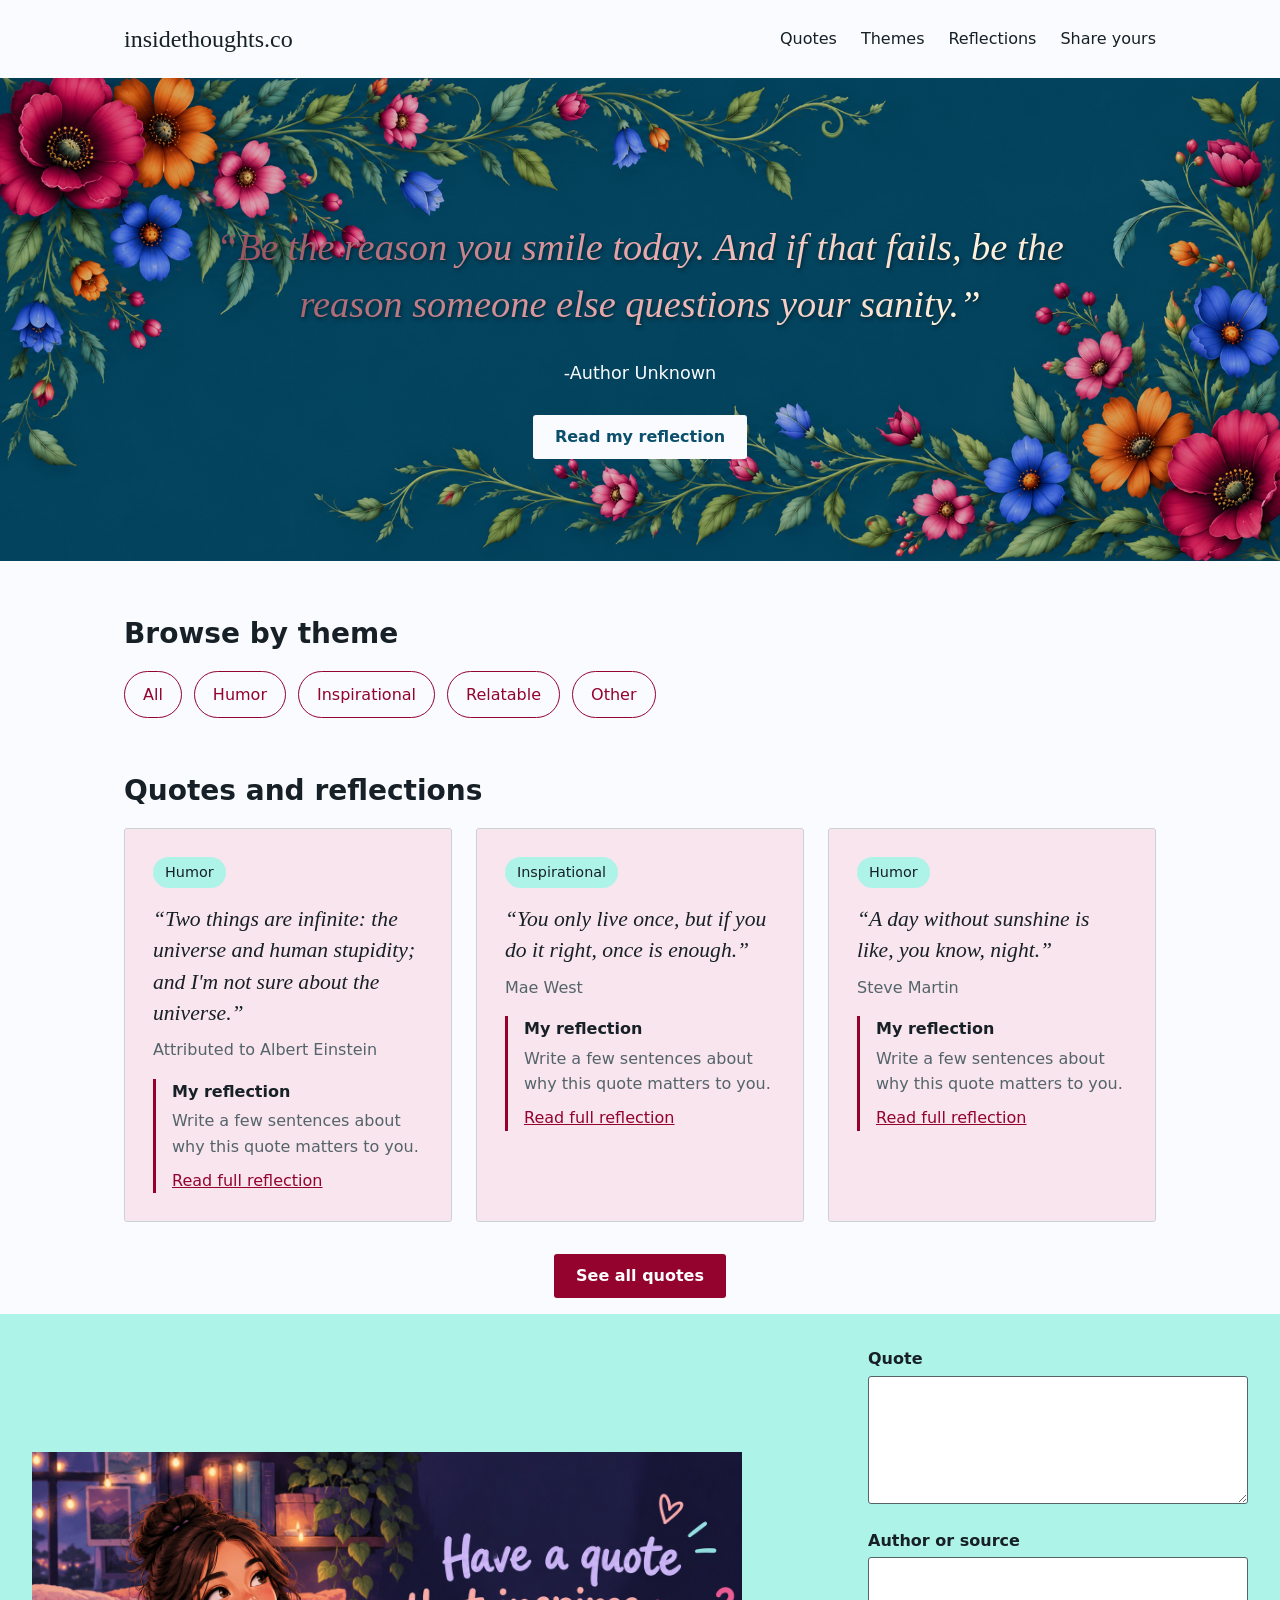
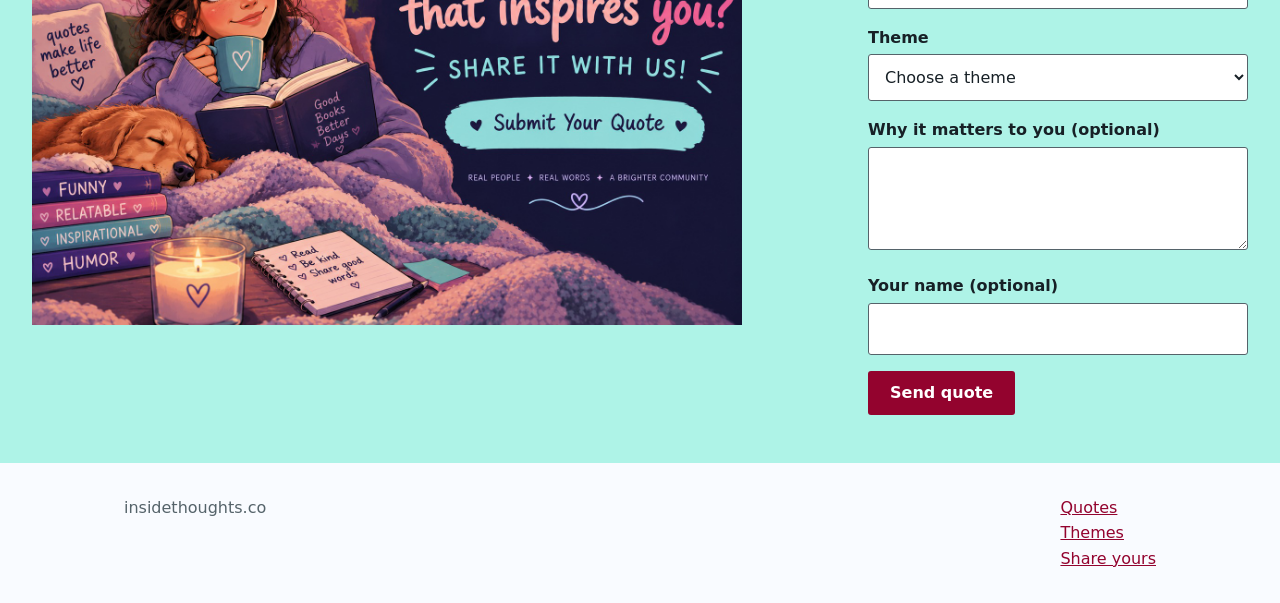
<file: index.html>
<!DOCTYPE html>
<html lang="en">
<head>
  <meta charset="utf-8">
  <meta name="viewport" content="width=device-width, initial-scale=1">
  <title>Inside Thoughts</title>
  <link rel="stylesheet" href="style.css">
</head>
<body>

  <div class="wrap">
    <header class="site-header">
      <a class="logo" href="index.html">insidethoughts.co</a>
      <nav aria-label="Main">
        <ul>
          <li><a href="quote.html">Quotes</a></li>
          <li><a href="theme.html">Themes</a></li>
          <li><a href="reflections.html">Reflections</a></li>
          <li><a href="share.html">Share yours</a></li>
        </ul>
      </nav>
    </header>
  </div>

  <main>

    <div class="featured">
      <div class="wrap"> 
        
        <blockquote>
          <p class="quote">“Be the reason you smile today. And if that fails, be the reason someone else questions your sanity.”</p>
          <footer>-Author Unknown</footer>
        </blockquote>
        <a class="button" href="reflections.html">Read my reflection</a>
      </div>
    </div>

    <section id="themes">
      <div class="wrap">
        <h2>Browse by theme</h2>
        <ul class="themes">
          <li><a href="theme.html">All</a></li>
          <li><a href="theme-humor.html">Humor</a></li>
          <li><a href="theme-inspirational.html">Inspirational</a></li>
          <li><a href="theme-relatable.html">Relatable</a></li>
          <li><a href="theme-other.html">Other</a></li>
        </ul>
      </div>
    </section>

    <section id="quotes">
      <div class="wrap">
        <h2>Quotes and reflections</h2>
        <div class="quote-grid">

          <article class="card">
            <span class="theme">Humor</span>
            <blockquote>
              <p>“Two things are infinite: the universe and human stupidity; and I'm not sure about the universe.”</p>
              <footer>Attributed to Albert Einstein</footer>
            </blockquote>
            <div class="reflection">
              <h3>My reflection</h3>
              <p>Write a few sentences about why this quote matters to you.</p>
              <a href="quote.html">Read full reflection</a>
            </div>
          </article>

          <article class="card">
            <span class="theme">Inspirational</span>
            <blockquote>
              <p>“You only live once, but if you do it right, once is enough.”</p>
              <footer>Mae West</footer>
            </blockquote>
            <div class="reflection">
              <h3>My reflection</h3>
              <p>Write a few sentences about why this quote matters to you.</p>
              <a href="quote.html">Read full reflection</a>
            </div>
          </article>

          <article class="card">
            <span class="theme">Humor</span>
            <blockquote>
              <p>“A day without sunshine is like, you know, night.”</p>
              <footer>Steve Martin</footer>
            </blockquote>
            <div class="reflection">
              <h3>My reflection</h3>
              <p>Write a few sentences about why this quote matters to you.</p>
              <a href="quote.html">Read full reflection</a>
            </div>
          </article>

        </div>
        <p class="more"><a class="button" href="theme.html">See all quotes</a></p>
      </div>
    </section>

    <section class="share" id="share">

       <img src="images/cozy-coffee.jpeg" alt="A cozy cup of coffee">

        <form class="quote-form" action="#" method="post" data-submit-form>
          <div>
            <label for="quote">Quote</label>
            <textarea id="quote" name="quote" rows="4" required></textarea>
          </div>
          <div>
            <label for="author">Author or source</label>
            <input id="author" name="author" type="text">
          </div>
          <div>
            <label for="theme">Theme</label>
            <select id="theme" name="theme">
              <option value="">Choose a theme</option>
              <option>Inspirational</option>
              <option>Relatable</option>
              <option>Humor</option>
              <option>Other</option>
            </select>
          </div>
          <div>
            <label for="why">Why it matters to you (optional)</label>
            <textarea id="why" name="why" rows="3"></textarea>
          </div>
          <div>
            <label for="name">Your name (optional)</label>
            <input id="name" name="name" type="text">
          </div>
          <div class="hp" aria-hidden="true"><label>Leave this empty<input name="website" tabindex="-1" autocomplete="off"></label></div>
          <button class="button" type="submit">Send quote</button>
          <p class="form-status" data-status role="status"></p>
          <p class="quote-thanks" data-thanks hidden>Thank you! Your quote was received.</p>
        </form>
    </section>

  </main>

  <div class="wrap">
    <footer class="site-footer">
      <span>insidethoughts.co</span>
      <ul>
        <li><a href="#quotes">Quotes</a></li>
        <li><a href="#themes">Themes</a></li>
        <li><a href="#share">Share yours</a></li>
      </ul>
    </footer>
  </div>
<script src="script.js" defer></script>
</body>
</html>
</file>
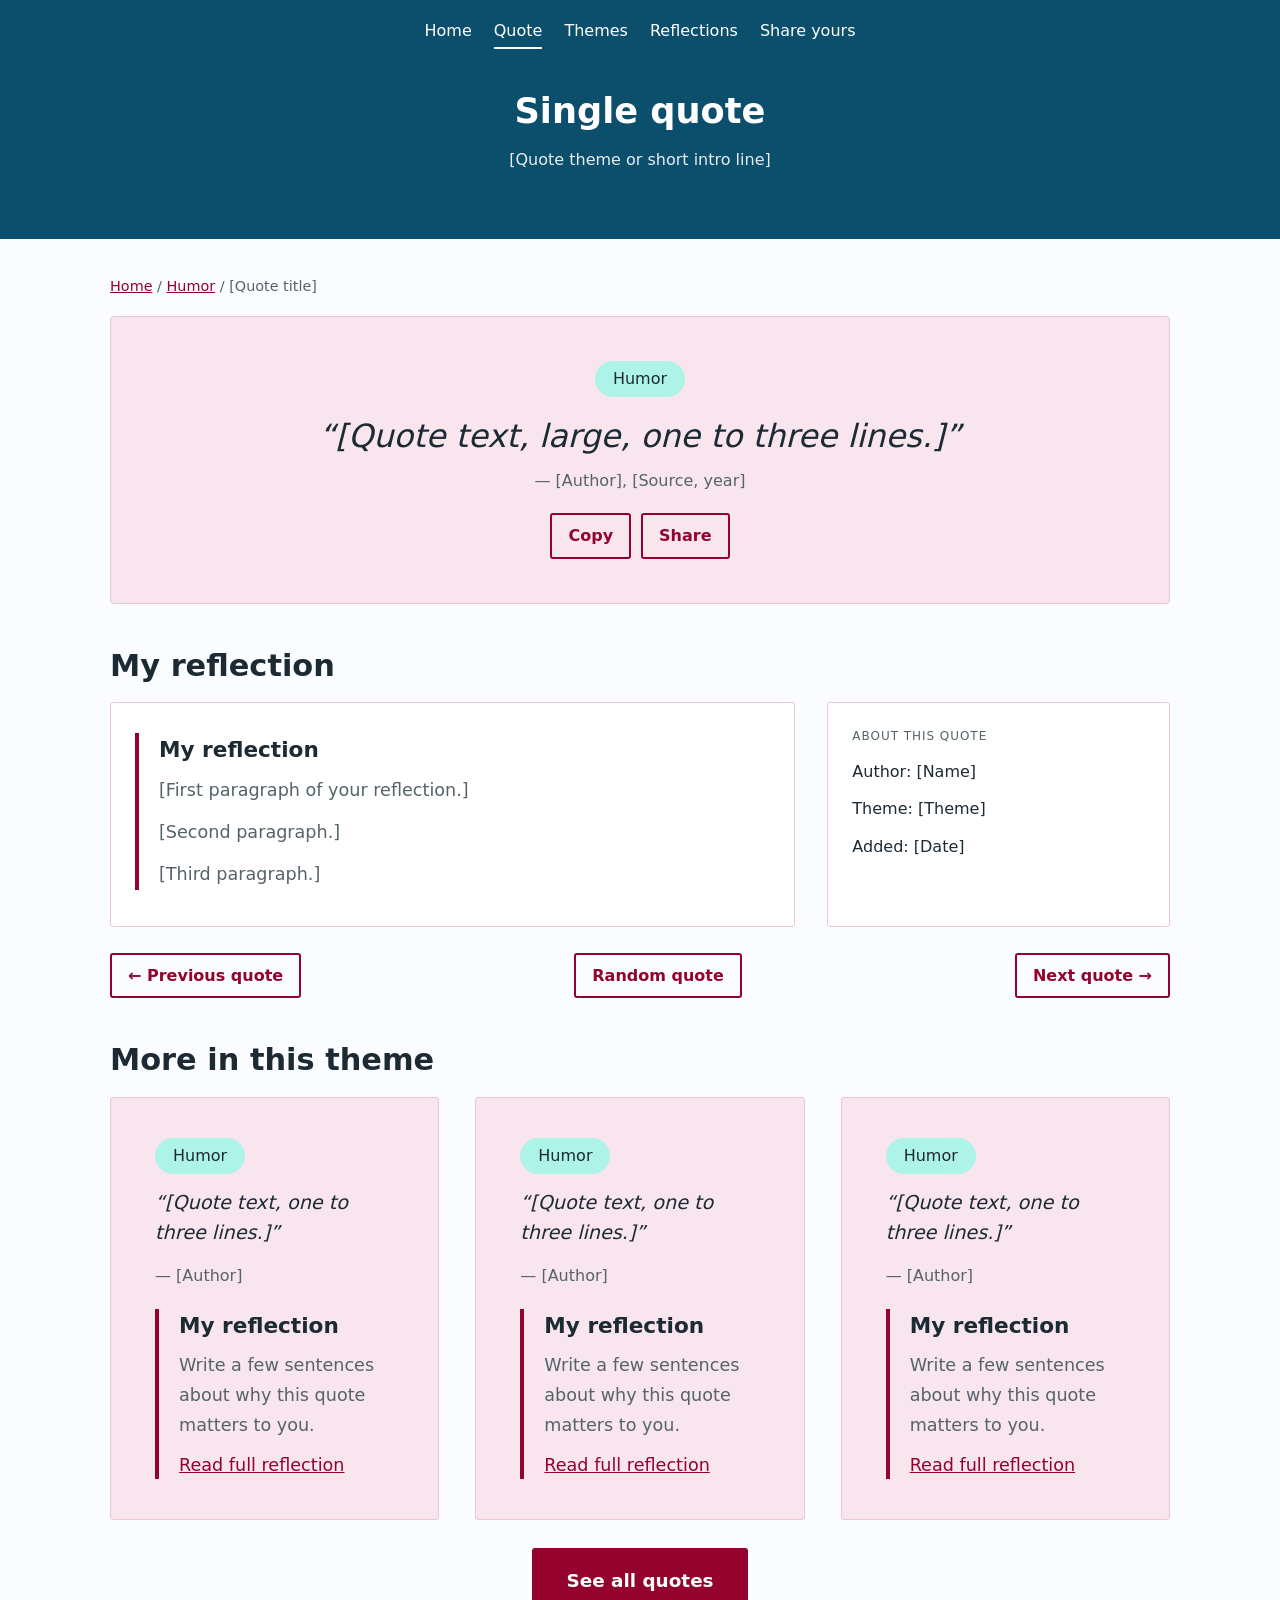
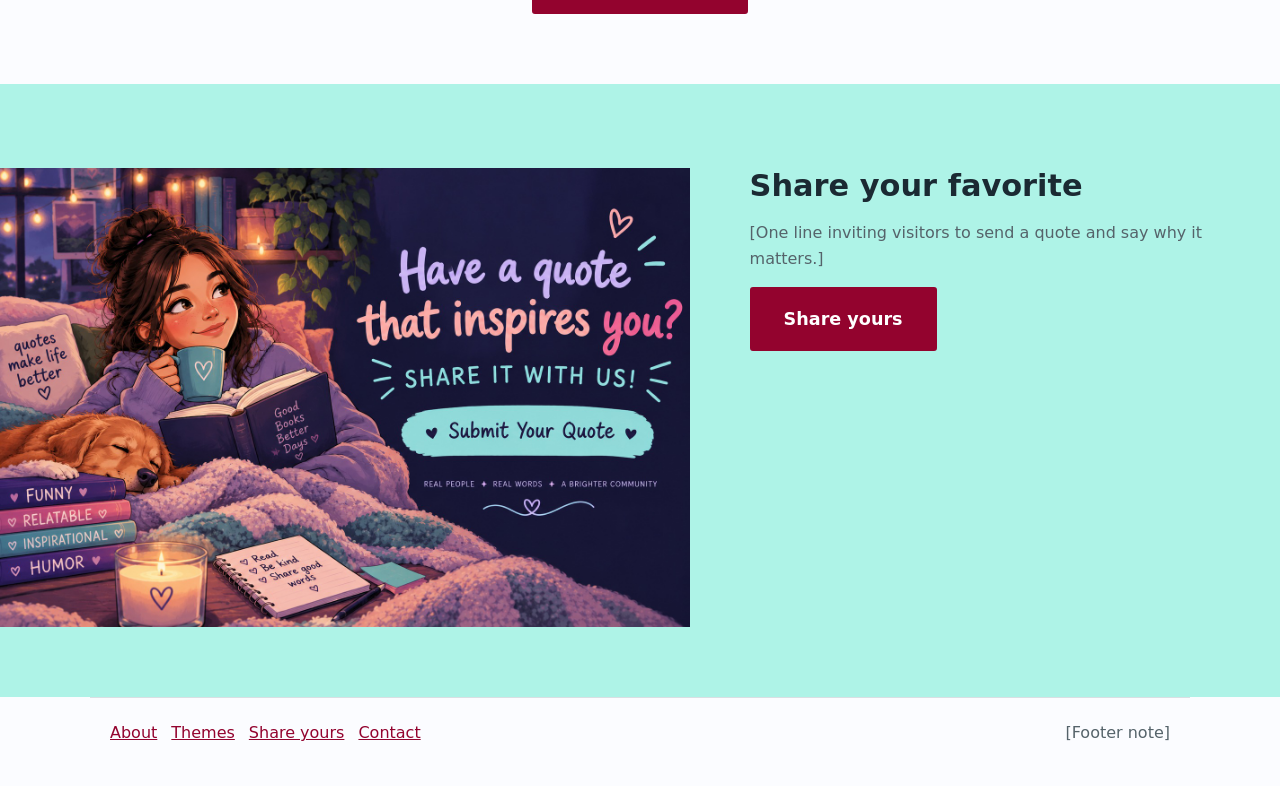
<file: quote.html>
<!DOCTYPE html>
<html lang="en">
<head>
<meta charset="utf-8">
<meta name="viewport" content="width=device-width, initial-scale=1">
<title>Inside Thoughts – Single quote</title>
<link rel="stylesheet" href="style.css">
</head>
<body class="it-page">

<header class="it-header">
  <nav class="it-nav">
      <a href="index.html">Home</a>
      <a href="quote.html" aria-current="page">Quote</a>
      <a href="theme.html">Themes</a>
      <a href="reflections.html">Reflections</a>
      <a href="share.html">Share yours</a>
  </nav>
  <h1 class="it-banner-title">Single quote</h1>
  <p class="it-banner-sub">[Quote theme or short intro line]</p>
</header>

<main class="it-main">
  <p class="it-crumbs"><a href="index.html">Home</a> / <a href="theme-humor.html">Humor</a> / [Quote title]</p>

  <section class="it-feature">
    <span class="it-tag">Humor</span>
    <p class="it-quote">“[Quote text, large, one to three lines.]”</p>
    <p class="it-author">— [Author], [Source, year]</p>
    <div class="it-actions">
      <button class="it-btn it-btn--outline it-btn--small" type="button" data-copy>Copy</button>
      <button class="it-btn it-btn--outline it-btn--small" type="button" data-share>Share</button>
    </div>
  </section>

  <h2 class="it-h2">My reflection</h2>
  <div class="it-two">
    <div class="it-panel">
      <div class="it-reflect"><h3>My reflection</h3>
        <p>[First paragraph of your reflection.]</p>
        <p>[Second paragraph.]</p>
        <p>[Third paragraph.]</p></div>
    </div>
    <aside class="it-panel">
      <p class="it-label">About this quote</p>
      <p>Author: [Name]</p>
      <p>Theme: [Theme]</p>
      <p>Added: [Date]</p>
    </aside>
  </div>

  <div class="it-pager">
    <a class="it-btn it-btn--outline it-btn--small" href="#">← Previous quote</a>
    <a class="it-btn it-btn--outline it-btn--small" href="#">Random quote</a>
    <a class="it-btn it-btn--outline it-btn--small" href="#">Next quote →</a>
  </div>

  <h2 class="it-h2">More in this theme</h2>
  <div class="it-grid">
    <article class="it-card">
      <span class="it-tag">Humor</span>
      <p class="it-quote">“[Quote text, one to three lines.]”</p>
      <p class="it-author">— [Author]</p>
      <div class="it-reflect">
        <h3>My reflection</h3>
        <p>Write a few sentences about why this quote matters to you.</p>
        <div class="it-reflect-more" hidden><p>[The rest of your reflection goes here, a few more sentences.]</p></div>
        <a href="quote.html" data-reflection-toggle aria-expanded="false">Read full reflection</a>
      </div>
    </article>
    <article class="it-card">
      <span class="it-tag">Humor</span>
      <p class="it-quote">“[Quote text, one to three lines.]”</p>
      <p class="it-author">— [Author]</p>
      <div class="it-reflect">
        <h3>My reflection</h3>
        <p>Write a few sentences about why this quote matters to you.</p>
        <div class="it-reflect-more" hidden><p>[The rest of your reflection goes here, a few more sentences.]</p></div>
        <a href="quote.html" data-reflection-toggle aria-expanded="false">Read full reflection</a>
      </div>
    </article>
    <article class="it-card">
      <span class="it-tag">Humor</span>
      <p class="it-quote">“[Quote text, one to three lines.]”</p>
      <p class="it-author">— [Author]</p>
      <div class="it-reflect">
        <h3>My reflection</h3>
        <p>Write a few sentences about why this quote matters to you.</p>
        <div class="it-reflect-more" hidden><p>[The rest of your reflection goes here, a few more sentences.]</p></div>
        <a href="quote.html" data-reflection-toggle aria-expanded="false">Read full reflection</a>
      </div>
    </article>
  </div>
  <div class="it-center"><a class="it-btn" href="theme.html">See all quotes</a></div>
</main>

<section class="it-band">
  <img src="images/cozy-coffee.jpeg" alt="Have a quote that inspires you? Share it with us!">
  <div class="it-band-side">
    <h2>Share your favorite</h2>
    <p class="it-lead">[One line inviting visitors to send a quote and say why it matters.]</p>
    <a class="it-btn" href="share.html">Share yours</a>
  </div>
</section>

<footer class="it-footer">
  <span><a href="#">About</a><a href="theme.html">Themes</a><a href="share.html">Share yours</a><a href="#">Contact</a></span>
  <span>[Footer note]</span>
</footer>

<script src="script.js" defer></script>
</body>
</html>
</file>
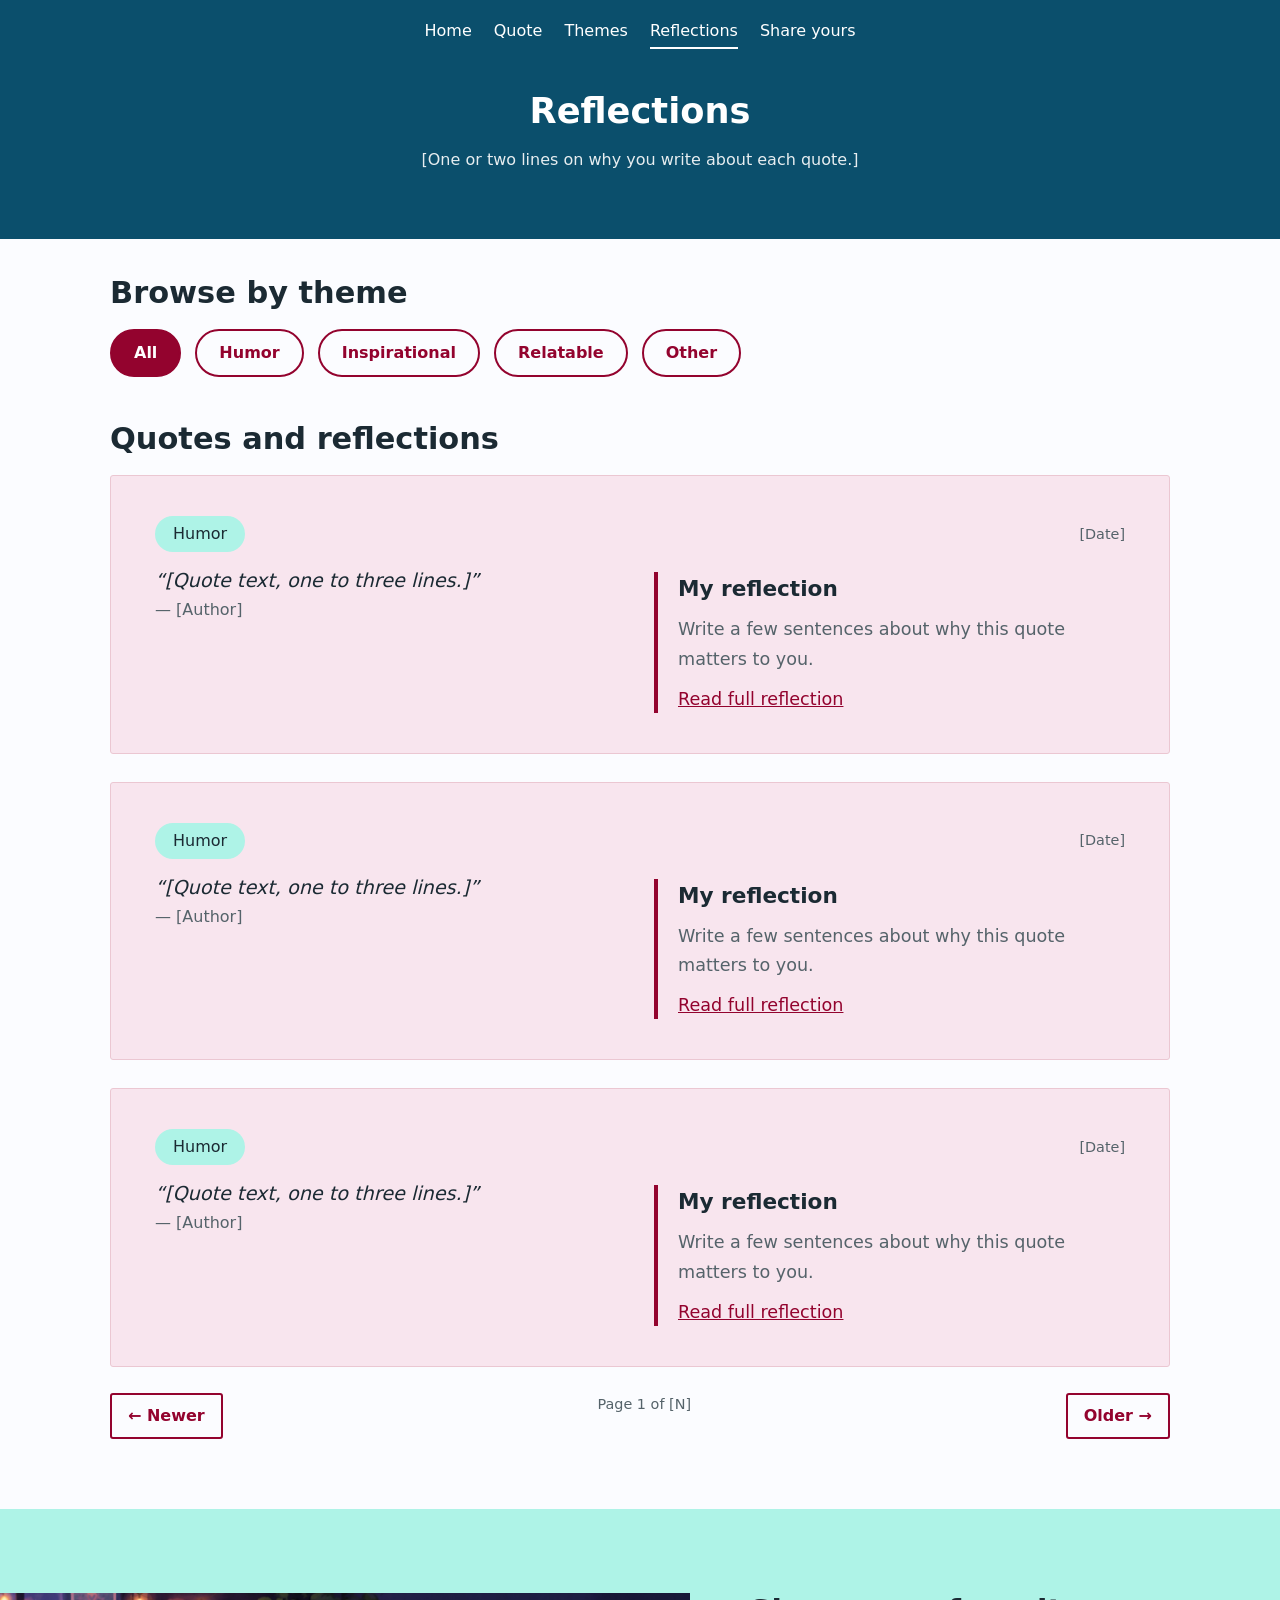
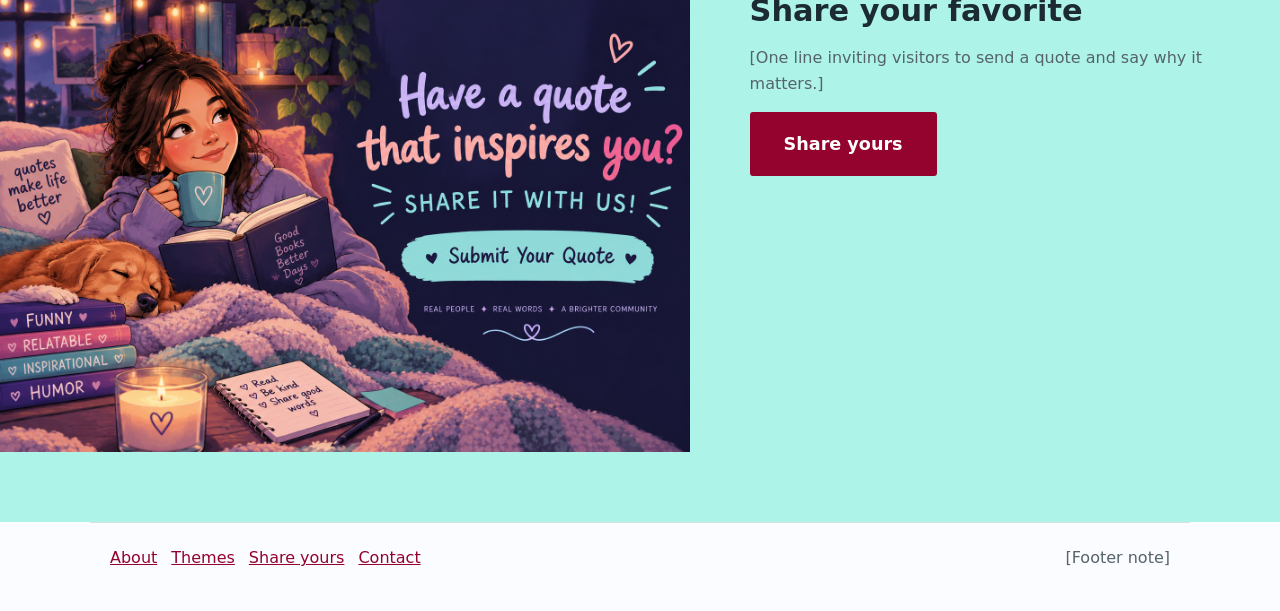
<file: reflections.html>
<!DOCTYPE html>
<html lang="en">
<head>
<meta charset="utf-8">
<meta name="viewport" content="width=device-width, initial-scale=1">
<title>Inside Thoughts – Reflections</title>
<link rel="stylesheet" href="style.css">
</head>
<body class="it-page">

<header class="it-header">
  <nav class="it-nav">
      <a href="index.html">Home</a>
      <a href="quote.html">Quote</a>
      <a href="theme.html">Themes</a>
      <a href="reflections.html" aria-current="page">Reflections</a>
      <a href="share.html">Share yours</a>
  </nav>
  <h1 class="it-banner-title">Reflections</h1>
  <p class="it-banner-sub">[One or two lines on why you write about each quote.]</p>
</header>

<main class="it-main">
  <h2 class="it-h2">Browse by theme</h2>
  <div class="it-pills">
    <a class="it-pill it-pill--active" href="reflections.html">All</a>
    <a class="it-pill" href="theme-humor.html">Humor</a>
    <a class="it-pill" href="theme-inspirational.html">Inspirational</a>
    <a class="it-pill" href="theme-relatable.html">Relatable</a>
    <a class="it-pill" href="theme-other.html">Other</a>
  </div>

  <h2 class="it-h2">Quotes and reflections</h2>
  <div class="it-list">
    <article class="it-card">
      <div class="it-row"><span class="it-tag">Humor</span><span class="it-note">[Date]</span></div>
      <div class="it-item">
        <div>
          <p class="it-quote">“[Quote text, one to three lines.]”</p>
          <p class="it-author">— [Author]</p>
        </div>
        <div class="it-reflect">
          <h3>My reflection</h3>
          <p>Write a few sentences about why this quote matters to you.</p>
        <div class="it-reflect-more" hidden><p>[The rest of your reflection goes here, a few more sentences.]</p></div>
        <a href="quote.html" data-reflection-toggle aria-expanded="false">Read full reflection</a>
        </div>
      </div>
    </article>
    <article class="it-card">
      <div class="it-row"><span class="it-tag">Humor</span><span class="it-note">[Date]</span></div>
      <div class="it-item">
        <div>
          <p class="it-quote">“[Quote text, one to three lines.]”</p>
          <p class="it-author">— [Author]</p>
        </div>
        <div class="it-reflect">
          <h3>My reflection</h3>
          <p>Write a few sentences about why this quote matters to you.</p>
        <div class="it-reflect-more" hidden><p>[The rest of your reflection goes here, a few more sentences.]</p></div>
        <a href="quote.html" data-reflection-toggle aria-expanded="false">Read full reflection</a>
        </div>
      </div>
    </article>
    <article class="it-card">
      <div class="it-row"><span class="it-tag">Humor</span><span class="it-note">[Date]</span></div>
      <div class="it-item">
        <div>
          <p class="it-quote">“[Quote text, one to three lines.]”</p>
          <p class="it-author">— [Author]</p>
        </div>
        <div class="it-reflect">
          <h3>My reflection</h3>
          <p>Write a few sentences about why this quote matters to you.</p>
        <div class="it-reflect-more" hidden><p>[The rest of your reflection goes here, a few more sentences.]</p></div>
        <a href="quote.html" data-reflection-toggle aria-expanded="false">Read full reflection</a>
        </div>
      </div>
    </article>
  </div>
  <div class="it-pager">
    <a class="it-btn it-btn--outline it-btn--small" href="#">← Newer</a>
    <span class="it-note">Page 1 of [N]</span>
    <a class="it-btn it-btn--outline it-btn--small" href="#">Older →</a>
  </div>
</main>

<section class="it-band">
  <img src="images/cozy-coffee.jpeg" alt="Have a quote that inspires you? Share it with us!">
  <div class="it-band-side">
    <h2>Share your favorite</h2>
    <p class="it-lead">[One line inviting visitors to send a quote and say why it matters.]</p>
    <a class="it-btn" href="share.html">Share yours</a>
  </div>
</section>

<footer class="it-footer">
  <span><a href="#">About</a><a href="theme.html">Themes</a><a href="share.html">Share yours</a><a href="#">Contact</a></span>
  <span>[Footer note]</span>
</footer>

<script src="script.js" defer></script>
</body>
</html>
</file>
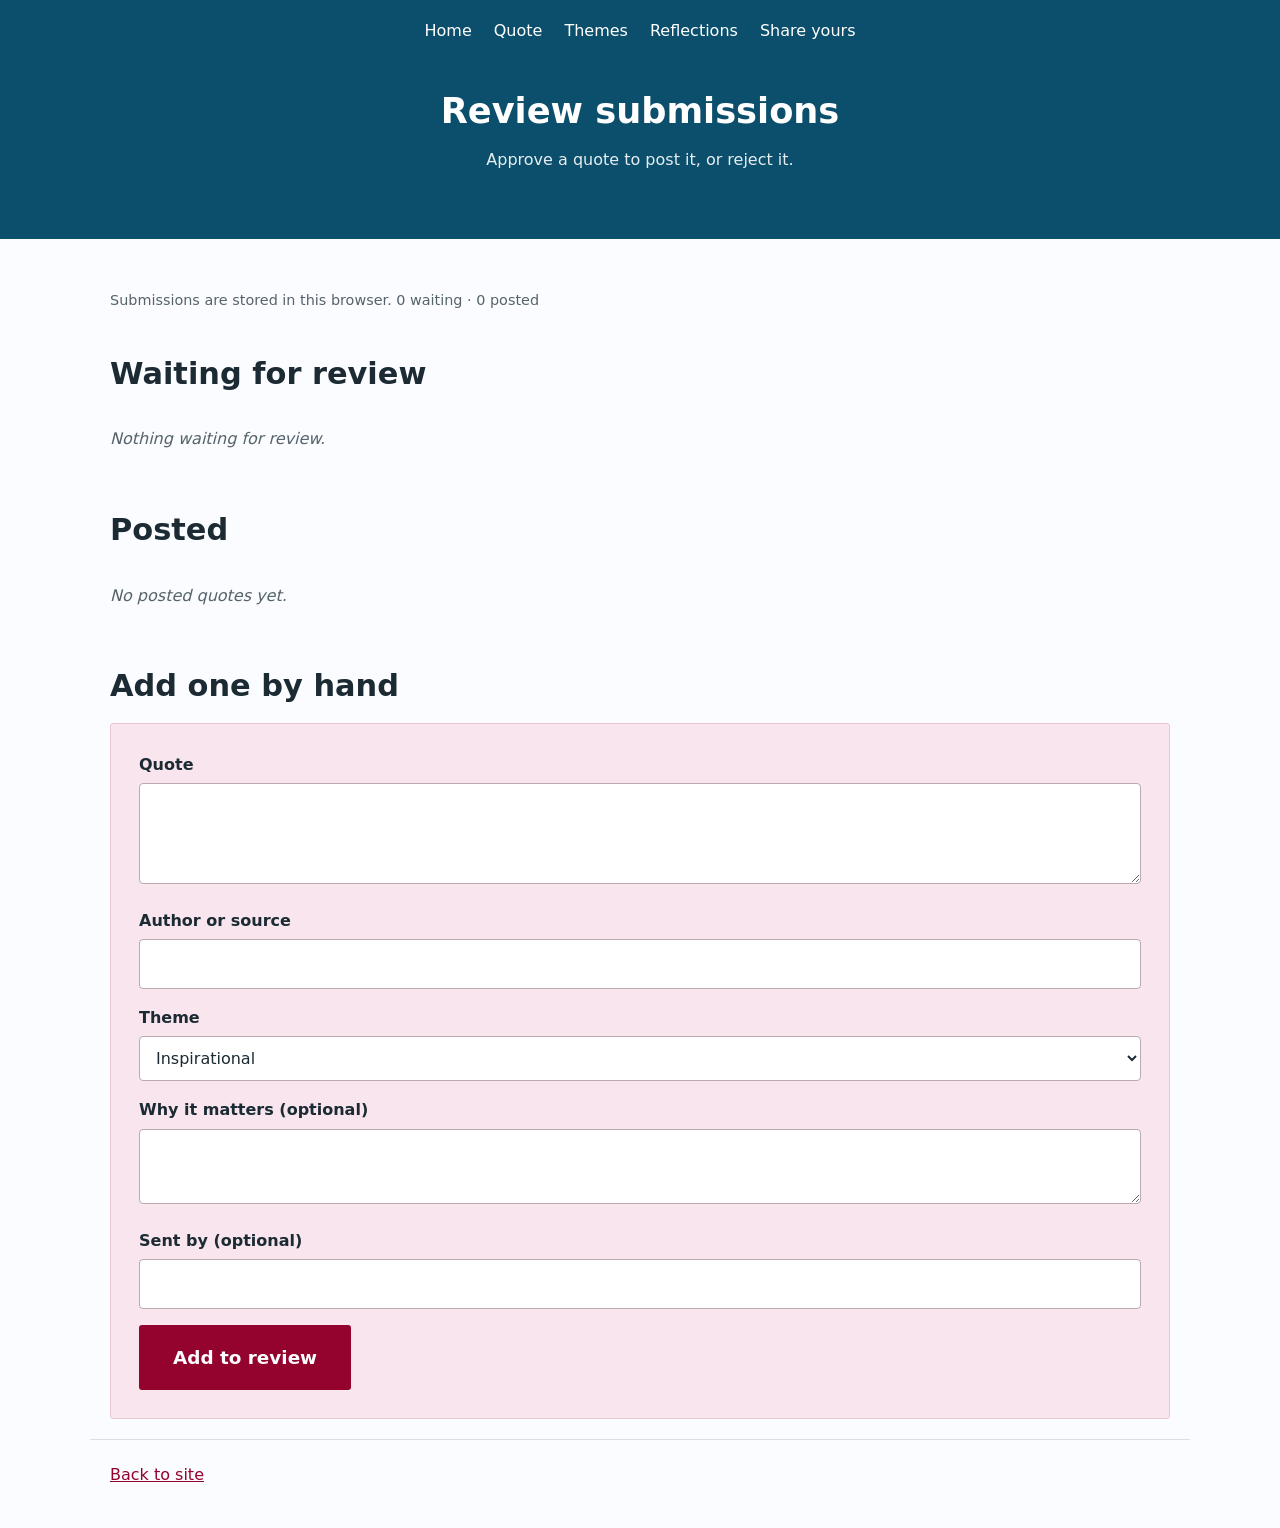
<file: review.html>
<!DOCTYPE html>
<html lang="en">
<head>
<meta charset="utf-8">
<meta name="viewport" content="width=device-width, initial-scale=1">
<title>Review submissions</title>
<meta name="robots" content="noindex, nofollow">
<link rel="stylesheet" href="style.css">
</head>
<body class="it-page">

<header class="it-header">
  <nav class="it-nav">
      <a href="index.html">Home</a>
      <a href="quote.html">Quote</a>
      <a href="theme.html">Themes</a>
      <a href="reflections.html">Reflections</a>
      <a href="share.html">Share yours</a>
  </nav>
  <h1 class="it-banner-title">Review submissions</h1>
  <p class="it-banner-sub" data-counts-label>Approve a quote to post it, or reject it.</p>
</header>

<main class="it-main it-review" data-review>
  <p class="it-note">Submissions are stored in this browser. <span data-counts></span></p>

  <h2 class="it-h2">Waiting for review</h2>
  <div class="it-review-grid" data-pending-list></div>

  <h2 class="it-h2">Posted</h2>
  <div class="it-review-grid" data-approved-list></div>

  <h2 class="it-h2">Add one by hand</h2>
  <form class="it-form" data-manual-form>
    <div class="it-field"><label for="mq">Quote</label><textarea id="mq" name="quote" rows="3" required></textarea></div>
    <div class="it-field"><label for="ma">Author or source</label><input id="ma" name="author"></div>
    <div class="it-field"><label for="mt">Theme</label><select id="mt" name="theme"><option>Inspirational</option><option>Relatable</option><option>Humor</option><option>Other</option></select></div>
    <div class="it-field"><label for="mw">Why it matters (optional)</label><textarea id="mw" name="why" rows="2"></textarea></div>
    <div class="it-field"><label for="mn">Sent by (optional)</label><input id="mn" name="name"></div>
    <div><button class="it-btn" type="submit">Add to review</button></div>
  </form>
</main>

<footer class="it-footer"><span><a href="index.html">Back to site</a></span><span></span></footer>
<script src="script.js" defer></script>
</body>
</html>
</file>
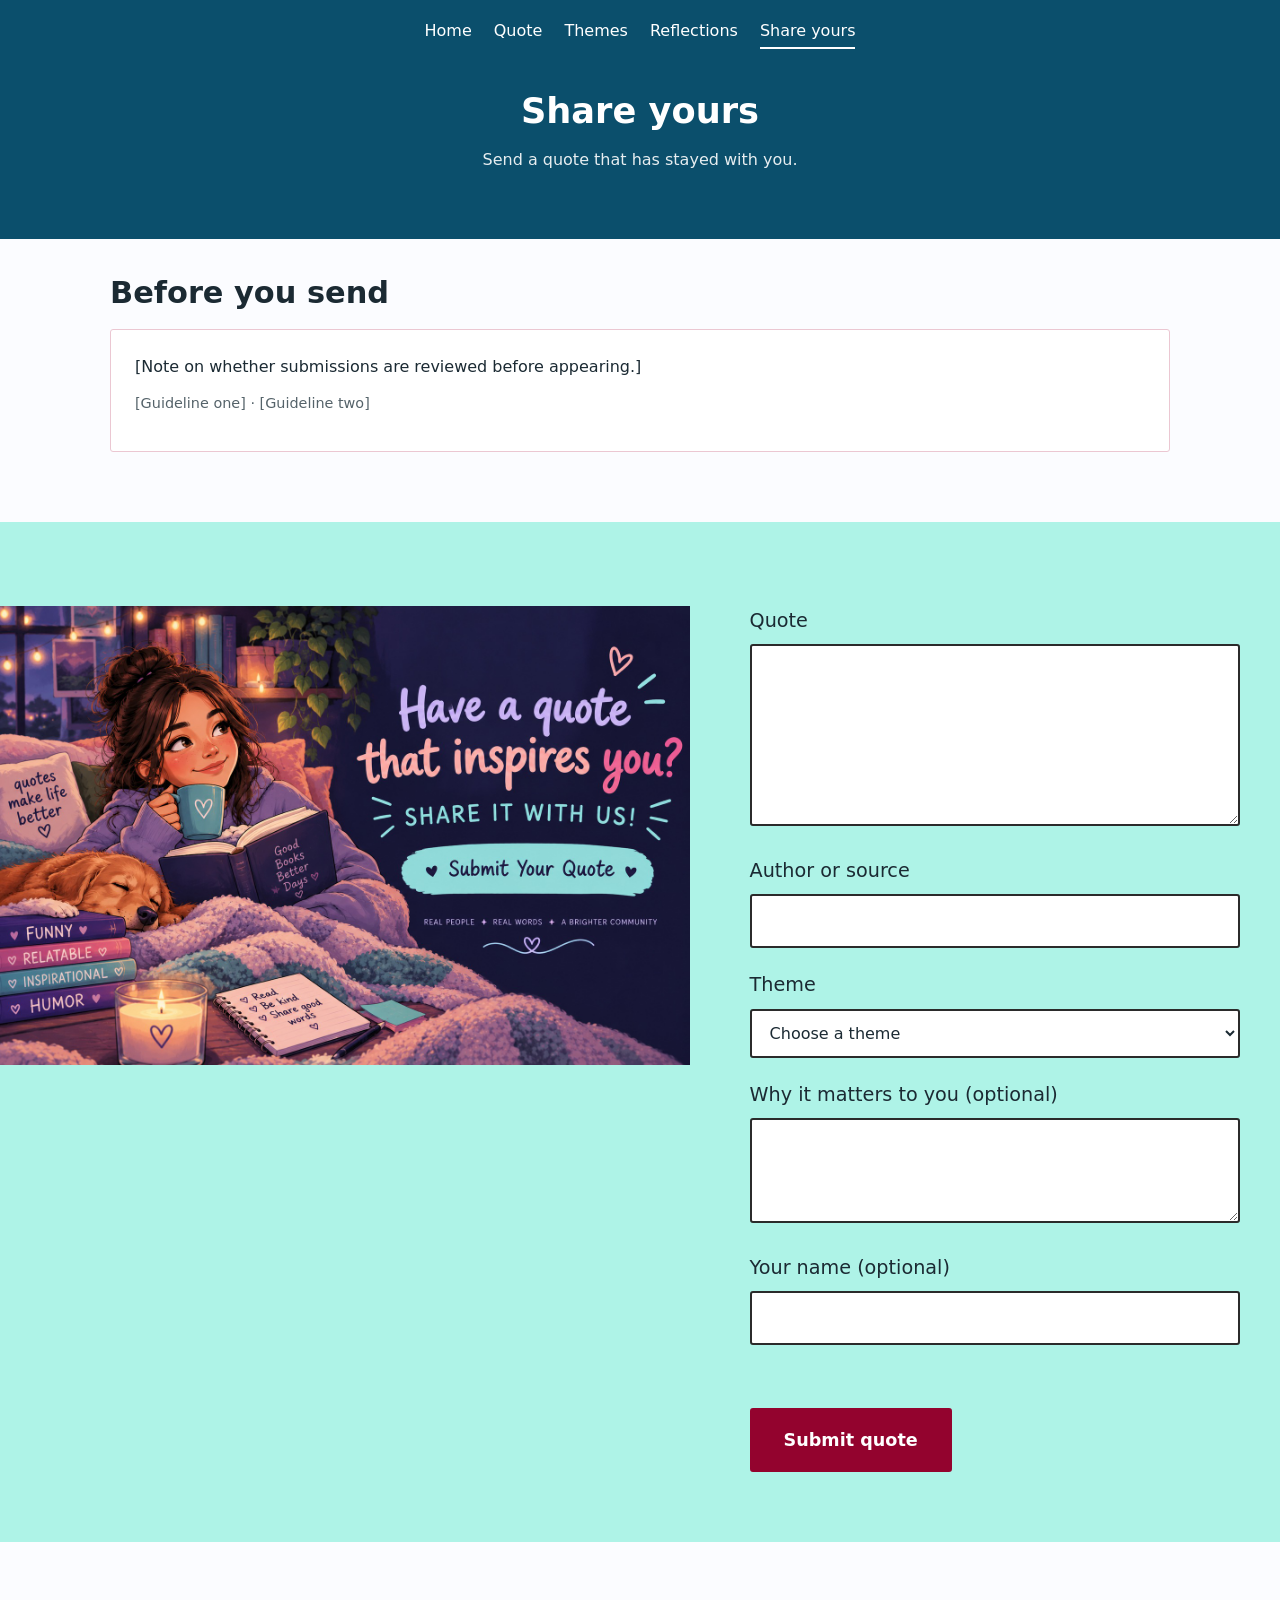
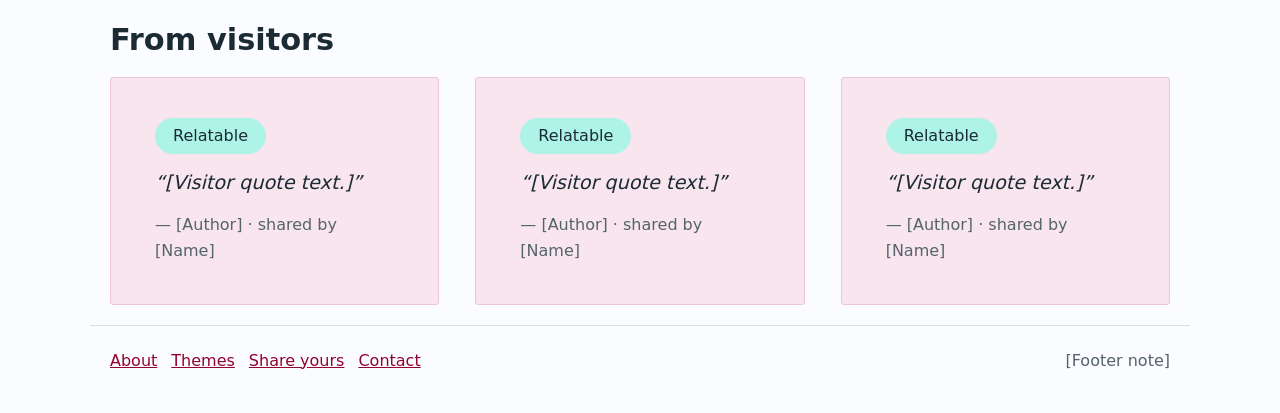
<file: share.html>
<!DOCTYPE html>
<html lang="en">
<head>
<meta charset="utf-8">
<meta name="viewport" content="width=device-width, initial-scale=1">
<title>Inside Thoughts – Share yours</title>
<link rel="stylesheet" href="style.css">
</head>
<body class="it-page">

<header class="it-header">
  <nav class="it-nav">
      <a href="index.html">Home</a>
      <a href="quote.html">Quote</a>
      <a href="theme.html">Themes</a>
      <a href="reflections.html">Reflections</a>
      <a href="share.html" aria-current="page">Share yours</a>
  </nav>
  <h1 class="it-banner-title">Share yours</h1>
  <p class="it-banner-sub">Send a quote that has stayed with you.</p>
</header>

<main>
<div class="it-main">
  <h2 class="it-h2">Before you send</h2>
  <div class="it-panel">
    <p>[Note on whether submissions are reviewed before appearing.]</p>
    <p class="it-note">[Guideline one] · [Guideline two]</p>
  </div>
</div>

<section class="it-band">
  <img src="images/cozy-coffee.jpeg" alt="Have a quote that inspires you? Share it with us!">
  <div class="it-band-side">
      <form class="it-form" action="#" method="post" data-submit-form>
        <div class="it-field"><label for="q">Quote</label><textarea id="q" name="quote" rows="6" required></textarea></div>
        <div class="it-field"><label for="a">Author or source</label><input id="a" name="author"></div>
        <div class="it-field"><label for="t">Theme</label>
          <select id="t" name="theme"><option value="">Choose a theme</option><option>Inspirational</option><option>Relatable</option><option>Humor</option><option>Other</option></select></div>
        <div class="it-field"><label for="w">Why it matters to you (optional)</label><textarea id="w" name="why" rows="3"></textarea></div>
        <div class="it-field"><label for="n">Your name (optional)</label><input id="n" name="name"></div>
        <div class="it-hp" aria-hidden="true"><label>Leave this blank<input name="website" tabindex="-1" autocomplete="off"></label></div>
        <p class="it-status" data-status role="status"></p>
        <div><button class="it-btn" type="submit">Submit quote</button></div>
      </form>
  </div>
</section>

<div class="it-main">
  <div class="it-thanks" data-thanks hidden><strong>Thank you!</strong><p class="it-note">[Confirmation message and what happens next.]</p>
    <div class="it-actions" style="justify-content:center"><a class="it-btn it-btn--outline it-btn--small" href="share.html">Share another</a><a class="it-btn it-btn--small" href="theme.html">Browse quotes</a></div></div>

  <h2 class="it-h2">From visitors</h2>
  <div class="it-grid" data-approved>
    <article class="it-card"><span class="it-tag">Relatable</span><p class="it-quote">“[Visitor quote text.]”</p><p class="it-author">— [Author] · shared by [Name]</p></article>
    <article class="it-card"><span class="it-tag">Relatable</span><p class="it-quote">“[Visitor quote text.]”</p><p class="it-author">— [Author] · shared by [Name]</p></article>
    <article class="it-card"><span class="it-tag">Relatable</span><p class="it-quote">“[Visitor quote text.]”</p><p class="it-author">— [Author] · shared by [Name]</p></article>
  </div>
</div>
</main>

<footer class="it-footer">
  <span><a href="#">About</a><a href="theme.html">Themes</a><a href="share.html">Share yours</a><a href="#">Contact</a></span>
  <span>[Footer note]</span>
</footer>

<script src="script.js" defer></script>
</body>
</html>
</file>
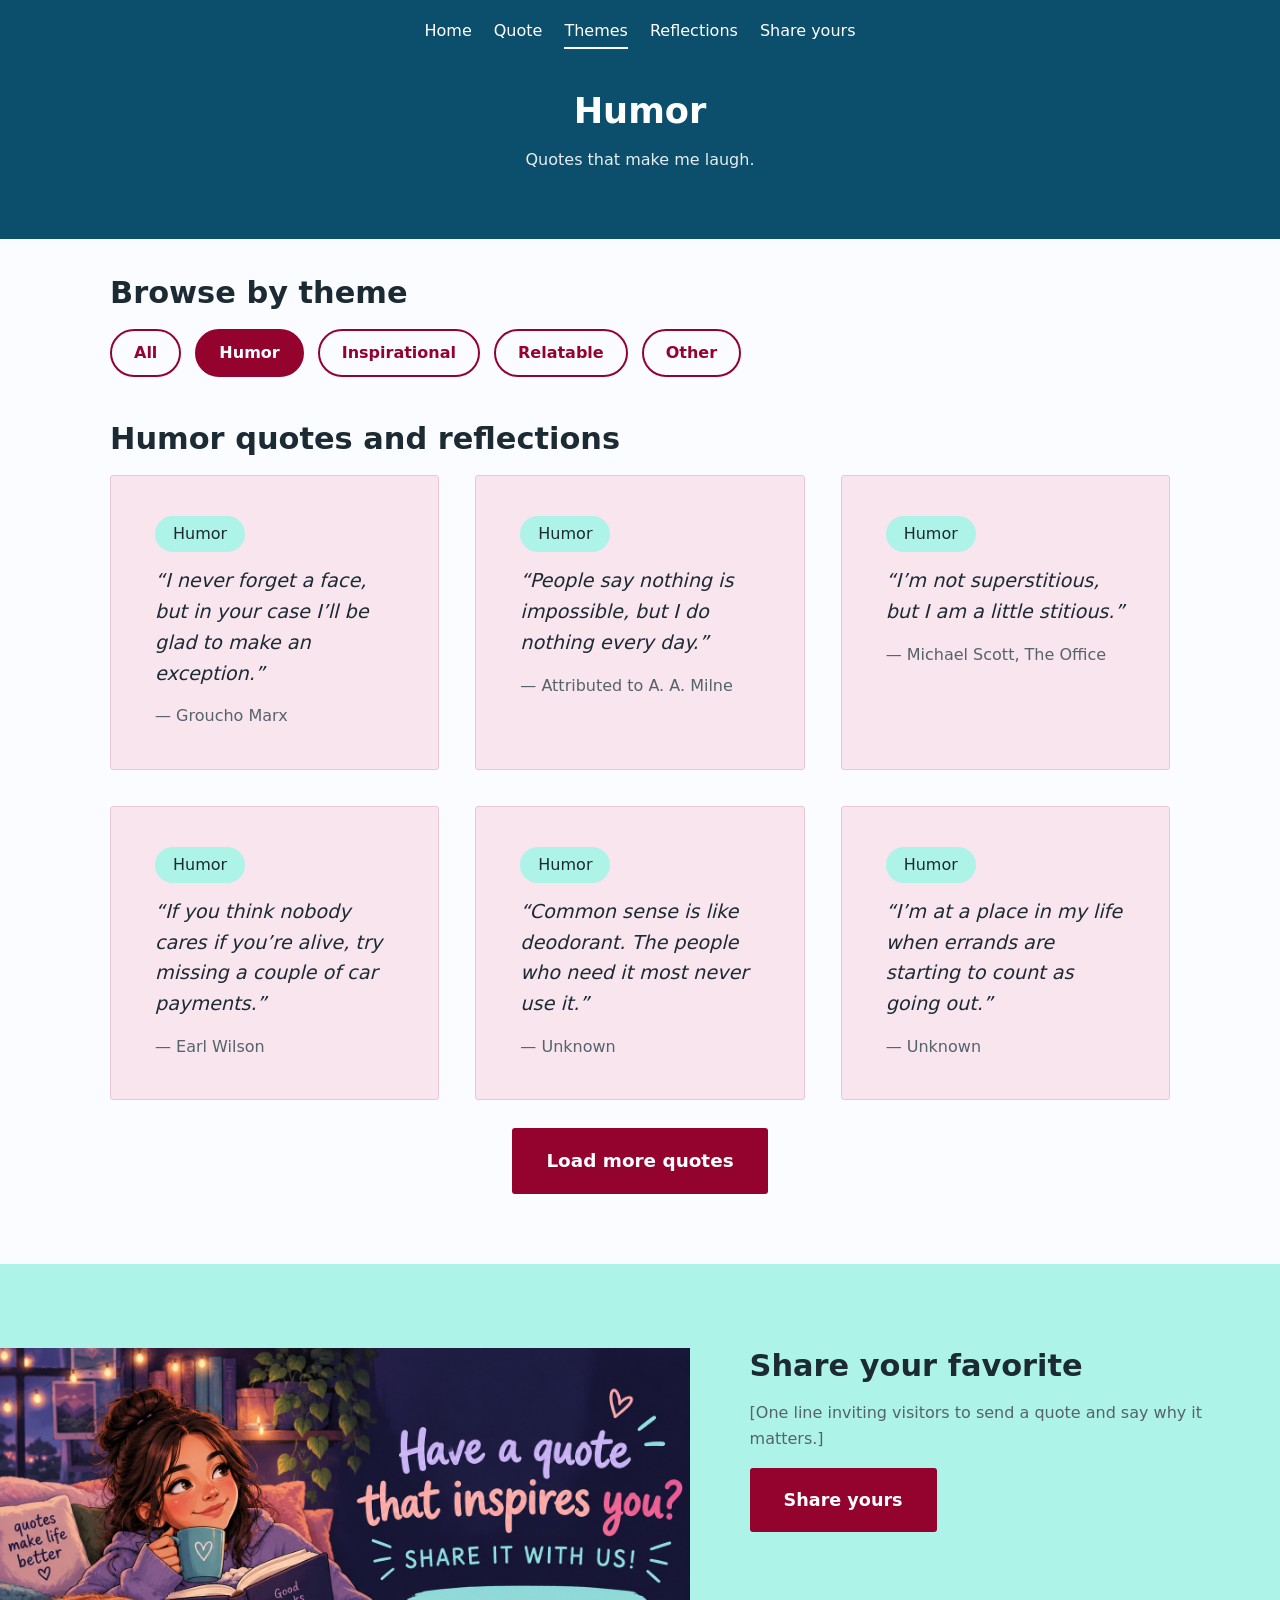
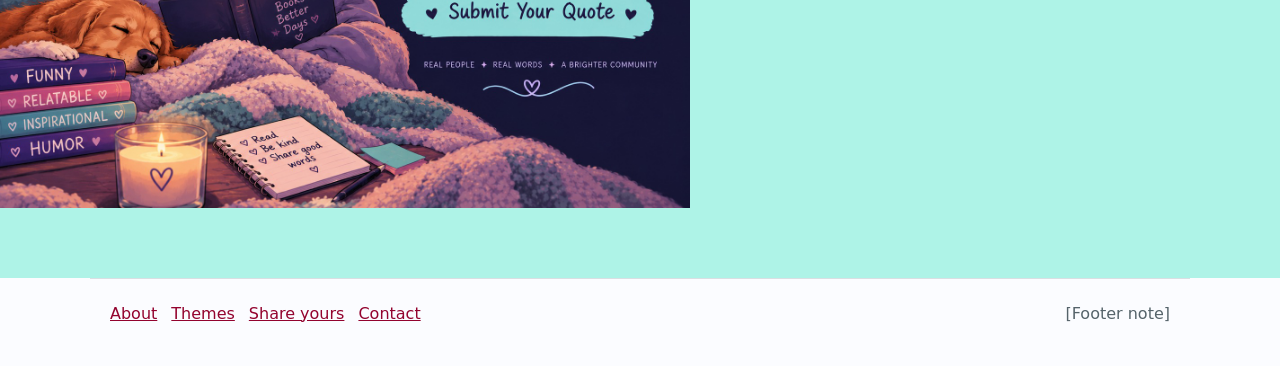
<file: theme-humor.html>
<!DOCTYPE html>
<html lang="en">
<head>
<meta charset="utf-8">
<meta name="viewport" content="width=device-width, initial-scale=1">
<title>Inside Thoughts – Humor</title>
<link rel="stylesheet" href="style.css">
</head>
<body class="it-page">

<header class="it-header">
  <nav class="it-nav">
      <a href="index.html">Home</a>
      <a href="quote.html">Quote</a>
      <a href="theme.html" aria-current="page">Themes</a>
      <a href="reflections.html">Reflections</a>
      <a href="share.html">Share yours</a>
  </nav>
  <h1 class="it-banner-title">Humor</h1>
  <p class="it-banner-sub">Quotes that make me laugh.</p>
</header>

<main class="it-main">
  <h2 class="it-h2">Browse by theme</h2>
  <div class="it-pills">
    <a class="it-pill" href="theme.html">All</a>
    <a class="it-pill it-pill--active" href="theme-humor.html">Humor</a>
    <a class="it-pill" href="theme-inspirational.html">Inspirational</a>
    <a class="it-pill" href="theme-relatable.html">Relatable</a>
    <a class="it-pill" href="theme-other.html">Other</a>
  </div>

  <h2 class="it-h2">Humor quotes and reflections</h2>
  <div class="it-grid" data-loadmore data-batch="6" data-approved="Humor">
    <article class="it-card">
      <span class="it-tag">Humor</span>
      <p class="it-quote">“I never forget a face, but in your case I’ll be glad to make an exception.”</p>
      <p class="it-author">— Groucho Marx</p>
    </article>
    <article class="it-card">
      <span class="it-tag">Humor</span>
      <p class="it-quote">“People say nothing is impossible, but I do nothing every day.”</p>
      <p class="it-author">— Attributed to A. A. Milne</p>
    </article>
    <article class="it-card">
      <span class="it-tag">Humor</span>
      <p class="it-quote">“I’m not superstitious, but I am a little stitious.”</p>
      <p class="it-author">— Michael Scott, The Office</p>
    </article>
    <article class="it-card">
      <span class="it-tag">Humor</span>
      <p class="it-quote">“If you think nobody cares if you’re alive, try missing a couple of car payments.”</p>
      <p class="it-author">— Earl Wilson</p>
    </article>
    <article class="it-card">
      <span class="it-tag">Humor</span>
      <p class="it-quote">“Common sense is like deodorant. The people who need it most never use it.”</p>
      <p class="it-author">— Unknown</p>
    </article>
    <article class="it-card">
      <span class="it-tag">Humor</span>
      <p class="it-quote">“I’m at a place in my life when errands are starting to count as going out.”</p>
      <p class="it-author">— Unknown</p>
    </article>
    <article class="it-card">
      <span class="it-tag">Humor</span>
      <p class="it-quote">“My fake plants died because I did not pretend to water them.”</p>
      <p class="it-author">— Mitch Hedberg</p>
    </article>
    <article class="it-card">
      <span class="it-tag">Humor</span>
      <p class="it-quote">“I used to think I was indecisive, but now I’m not so sure.”</p>
      <p class="it-author">— Unknown</p>
    </article>
    <article class="it-card">
      <span class="it-tag">Humor</span>
      <p class="it-quote">“The trouble with having an open mind, of course, is that people will insist on coming along and trying to put things in it.”</p>
      <p class="it-author">— Terry Pratchett</p>
    </article>
    <article class="it-card">
      <span class="it-tag">Humor</span>
      <p class="it-quote">“I always wanted to be somebody, but now I realize I should have been more specific.”</p>
      <p class="it-author">— Lily Tomlin</p>
    </article>
    <article class="it-card">
      <span class="it-tag">Humor</span>
      <p class="it-quote">“Adulting is basically just walking around wondering what to have for dinner until you die.”</p>
      <p class="it-author">— Unknown</p>
    </article>
    <article class="it-card">
      <span class="it-tag">Humor</span>
      <p class="it-quote">“By the time a man realizes that maybe his father was right, he usually has a son who thinks he’s wrong.”</p>
      <p class="it-author">— Charles Wadsworth</p>
    </article>
    <article class="it-card">
      <span class="it-tag">Humor</span>
      <p class="it-quote">“If at first you don’t succeed, then skydiving definitely isn’t for you.”</p>
      <p class="it-author">— Steven Wright</p>
    </article>
    <article class="it-card">
      <span class="it-tag">Humor</span>
      <p class="it-quote">“Insomnia sharpens your math skills because you spend all night calculating how much sleep you’ll get if you’re able to fall asleep right now.”</p>
      <p class="it-author">— Unknown</p>
    </article>
    <article class="it-card">
      <span class="it-tag">Humor</span>
      <p class="it-quote">“A day without sunshine is like, you know, night.”</p>
      <p class="it-author">— Steve Martin</p>
    </article>
    <article class="it-card">
      <span class="it-tag">Humor</span>
      <p class="it-quote">“Light travels faster than sound. This is why some people appear bright until you hear them speak.”</p>
      <p class="it-author">— Unknown</p>
    </article>
    <article class="it-card">
      <span class="it-tag">Humor</span>
      <p class="it-quote">“I love deadlines. I love the whooshing noise they make as they go by.”</p>
      <p class="it-author">— Douglas Adams</p>
    </article>
    <article class="it-card">
      <span class="it-tag">Humor</span>
      <p class="it-quote">“Before you criticize someone, you should walk a mile in their shoes. That way when you criticize them, you are a mile away from them and you have their shoes.”</p>
      <p class="it-author">— Jack Handey</p>
    </article>
    <article class="it-card">
      <span class="it-tag">Humor</span>
      <p class="it-quote">“I find television very educating. Every time somebody turns on the set, I go into the other room and read a book.”</p>
      <p class="it-author">— Groucho Marx</p>
    </article>
    <article class="it-card">
      <span class="it-tag">Humor</span>
      <p class="it-quote">“Always borrow money from a pessimist. He won’t expect it back.”</p>
      <p class="it-author">— Attributed to Oscar Wilde</p>
    </article>
    <article class="it-card">
      <span class="it-tag">Humor</span>
      <p class="it-quote">“I’m reading a book on anti-gravity. I just can’t put it down.”</p>
      <p class="it-author">— Unknown</p>
    </article>
    <article class="it-card">
      <span class="it-tag">Humor</span>
      <p class="it-quote">“Time flies like an arrow. Fruit flies like a banana.”</p>
      <p class="it-author">— Anthony G. Oettinger</p>
    </article>
    <article class="it-card">
      <span class="it-tag">Humor</span>
      <p class="it-quote">“I haven’t slept for ten days, because that would be too long.”</p>
      <p class="it-author">— Mitch Hedberg</p>
    </article>
    <article class="it-card">
      <span class="it-tag">Humor</span>
      <p class="it-quote">“Behind every great man is a woman rolling her eyes.”</p>
      <p class="it-author">— Attributed to Jim Carrey</p>
    </article>
    <article class="it-card">
      <span class="it-tag">Humor</span>
      <p class="it-quote">“When everything’s coming your way, you’re in the wrong lane.”</p>
      <p class="it-author">— Steven Wright</p>
    </article>
  </div>
  <div class="it-center"><button class="it-btn" type="button" data-loadmore-btn>Load more quotes</button></div>
</main>

<section class="it-band">
  <img src="images/cozy-coffee.jpeg" alt="Have a quote that inspires you? Share it with us!">
  <div class="it-band-side">
    <h2>Share your favorite</h2>
    <p class="it-lead">[One line inviting visitors to send a quote and say why it matters.]</p>
    <a class="it-btn" href="share.html">Share yours</a>
  </div>
</section>

<footer class="it-footer">
  <span><a href="#">About</a><a href="theme.html">Themes</a><a href="share.html">Share yours</a><a href="#">Contact</a></span>
  <span>[Footer note]</span>
</footer>

<script src="script.js" defer></script>
</body>
</html>
</file>
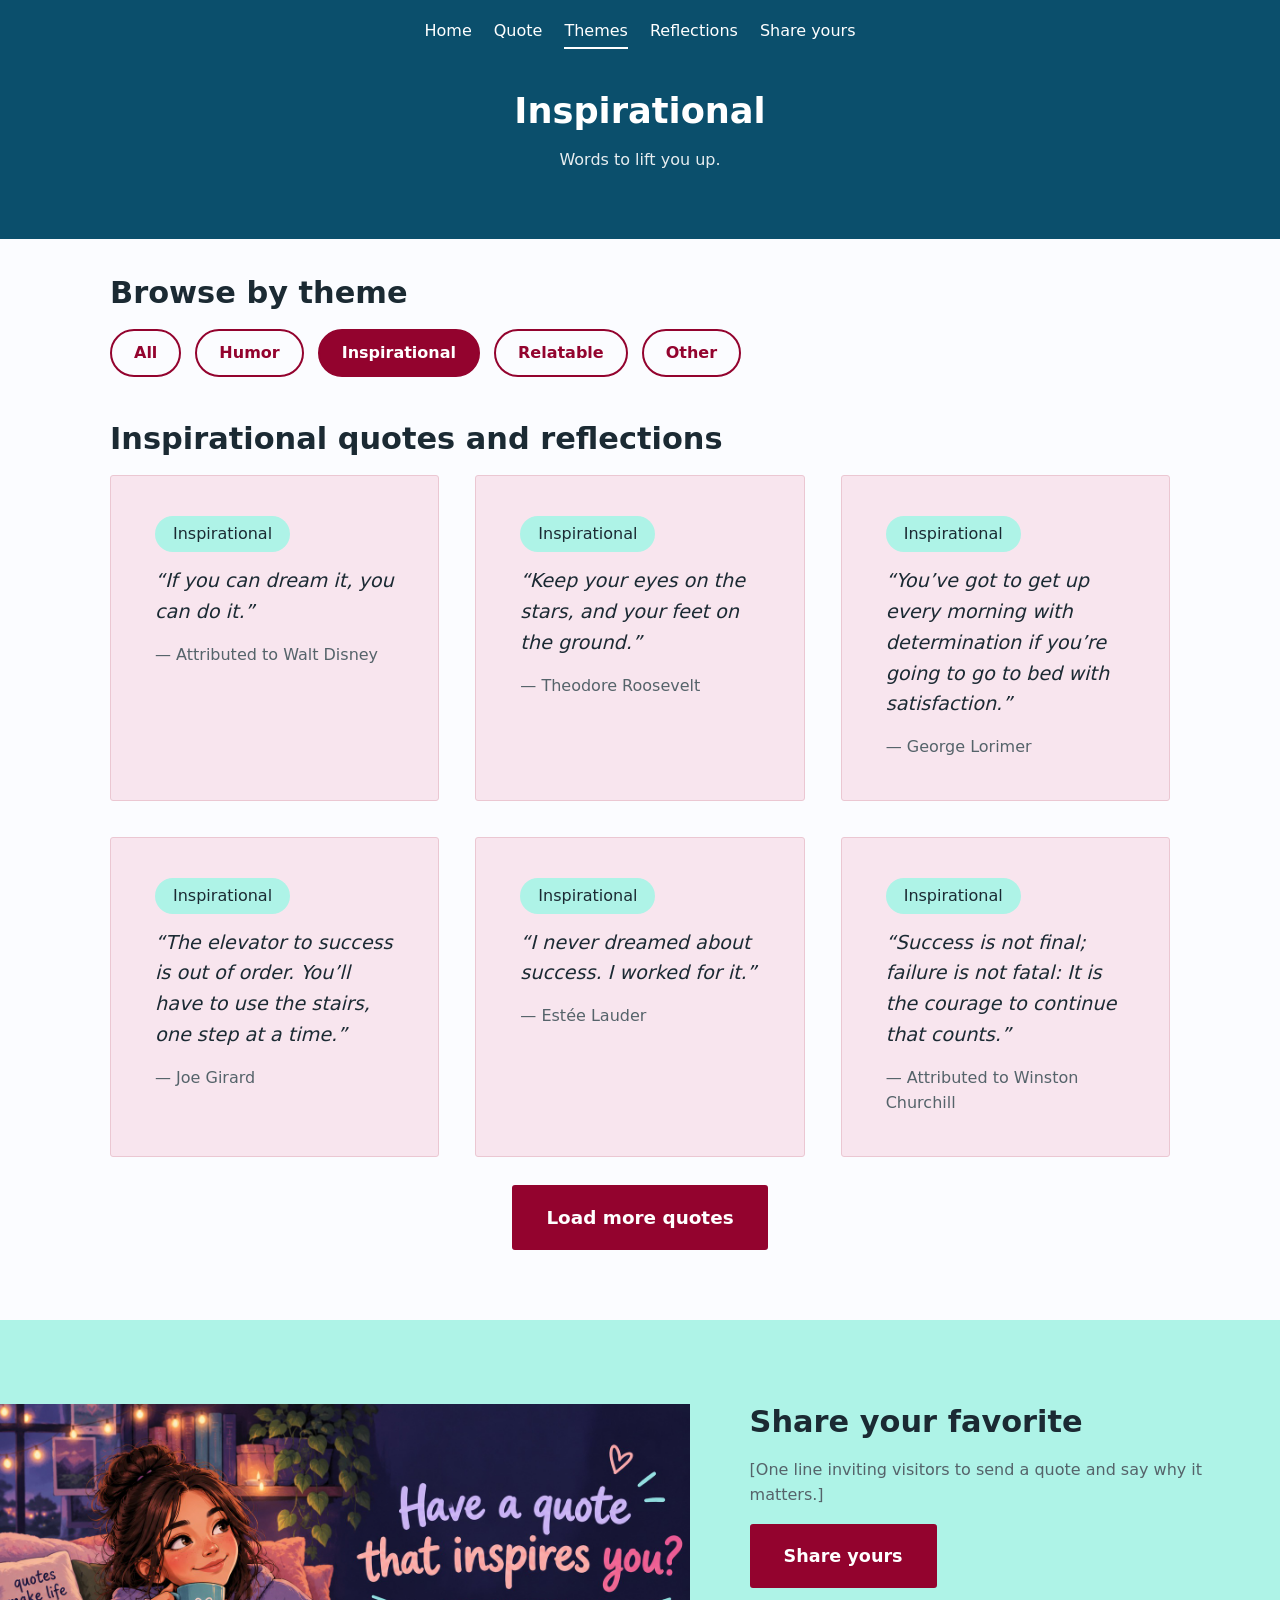
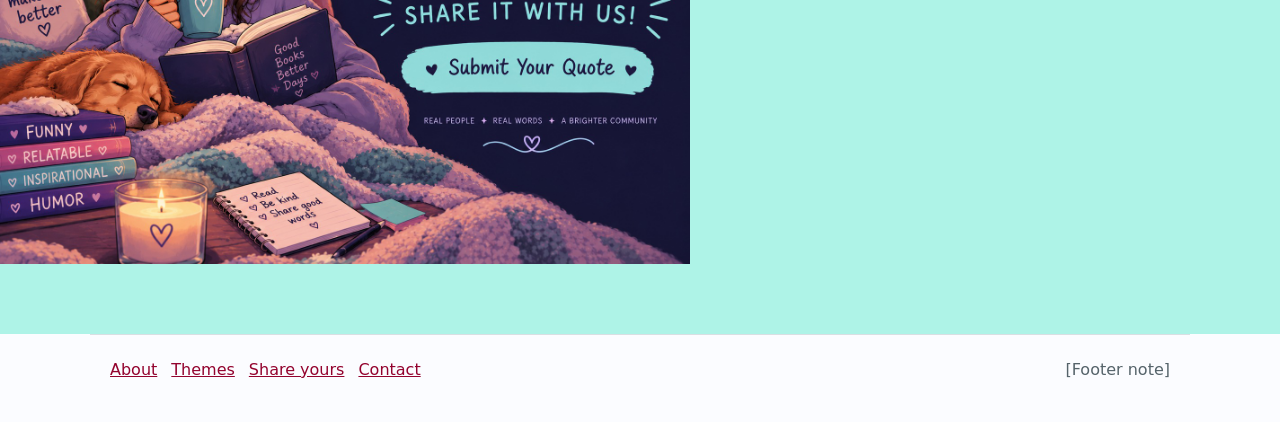
<file: theme-inspirational.html>
<!DOCTYPE html>
<html lang="en">
<head>
<meta charset="utf-8">
<meta name="viewport" content="width=device-width, initial-scale=1">
<title>Inside Thoughts – Inspirational</title>
<link rel="stylesheet" href="style.css">
</head>
<body class="it-page">

<header class="it-header">
  <nav class="it-nav">
      <a href="index.html">Home</a>
      <a href="quote.html">Quote</a>
      <a href="theme.html" aria-current="page">Themes</a>
      <a href="reflections.html">Reflections</a>
      <a href="share.html">Share yours</a>
  </nav>
  <h1 class="it-banner-title">Inspirational</h1>
  <p class="it-banner-sub">Words to lift you up.</p>
</header>

<main class="it-main">
  <h2 class="it-h2">Browse by theme</h2>
  <div class="it-pills">
    <a class="it-pill" href="theme.html">All</a>
    <a class="it-pill" href="theme-humor.html">Humor</a>
    <a class="it-pill it-pill--active" href="theme-inspirational.html">Inspirational</a>
    <a class="it-pill" href="theme-relatable.html">Relatable</a>
    <a class="it-pill" href="theme-other.html">Other</a>
  </div>

  <h2 class="it-h2">Inspirational quotes and reflections</h2>
  <div class="it-grid" data-loadmore data-batch="6" data-approved="Inspirational">
    <article class="it-card">
      <span class="it-tag">Inspirational</span>
      <p class="it-quote">“If you can dream it, you can do it.”</p>
      <p class="it-author">— Attributed to Walt Disney</p>
    </article>
    <article class="it-card">
      <span class="it-tag">Inspirational</span>
      <p class="it-quote">“Keep your eyes on the stars, and your feet on the ground.”</p>
      <p class="it-author">— Theodore Roosevelt</p>
    </article>
    <article class="it-card">
      <span class="it-tag">Inspirational</span>
      <p class="it-quote">“You’ve got to get up every morning with determination if you’re going to go to bed with satisfaction.”</p>
      <p class="it-author">— George Lorimer</p>
    </article>
    <article class="it-card">
      <span class="it-tag">Inspirational</span>
      <p class="it-quote">“The elevator to success is out of order. You’ll have to use the stairs, one step at a time.”</p>
      <p class="it-author">— Joe Girard</p>
    </article>
    <article class="it-card">
      <span class="it-tag">Inspirational</span>
      <p class="it-quote">“I never dreamed about success. I worked for it.”</p>
      <p class="it-author">— Estée Lauder</p>
    </article>
    <article class="it-card">
      <span class="it-tag">Inspirational</span>
      <p class="it-quote">“Success is not final; failure is not fatal: It is the courage to continue that counts.”</p>
      <p class="it-author">— Attributed to Winston Churchill</p>
    </article>
    <article class="it-card">
      <span class="it-tag">Inspirational</span>
      <p class="it-quote">“It’s not whether you get knocked down. It’s whether you get up.”</p>
      <p class="it-author">— Vince Lombardi</p>
    </article>
    <article class="it-card">
      <span class="it-tag">Inspirational</span>
      <p class="it-quote">“It is only when we take chances that our lives improve.”</p>
      <p class="it-author">— Walter Anderson</p>
    </article>
    <article class="it-card">
      <span class="it-tag">Inspirational</span>
      <p class="it-quote">“Opportunities don’t happen, you create them.”</p>
      <p class="it-author">— Chris Grosser</p>
    </article>
    <article class="it-card">
      <span class="it-tag">Inspirational</span>
      <p class="it-quote">“Do what you can, with what you have, where you are.”</p>
      <p class="it-author">— Theodore Roosevelt</p>
    </article>
    <article class="it-card">
      <span class="it-tag">Inspirational</span>
      <p class="it-quote">“When we strive to become better than we are, everything around us becomes better too.”</p>
      <p class="it-author">— Paulo Coelho</p>
    </article>
    <article class="it-card">
      <span class="it-tag">Inspirational</span>
      <p class="it-quote">“Don’t wish it were easier. Wish you were better.”</p>
      <p class="it-author">— Jim Rohn</p>
    </article>
    <article class="it-card">
      <span class="it-tag">Inspirational</span>
      <p class="it-quote">“He who conquers himself is the mightiest warrior.”</p>
      <p class="it-author">— Attributed to Confucius</p>
    </article>
    <article class="it-card">
      <span class="it-tag">Inspirational</span>
      <p class="it-quote">“Either you run the day or the day runs you.”</p>
      <p class="it-author">— Jim Rohn</p>
    </article>
    <article class="it-card">
      <span class="it-tag">Inspirational</span>
      <p class="it-quote">“It is never too late to be what you might have been.”</p>
      <p class="it-author">— Attributed to George Eliot</p>
    </article>
    <article class="it-card">
      <span class="it-tag">Inspirational</span>
      <p class="it-quote">“Hard times don’t create heroes. It is during the hard times when the ‘hero’ within us is revealed.”</p>
      <p class="it-author">— Bob Riley</p>
    </article>
    <article class="it-card">
      <span class="it-tag">Inspirational</span>
      <p class="it-quote">“Don’t let the bastards grind you down.”</p>
      <p class="it-author">— Margaret Atwood</p>
    </article>
    <article class="it-card">
      <span class="it-tag">Inspirational</span>
      <p class="it-quote">“One of the differences between some successful and unsuccessful people is that one group is full of doers, while the other is full of wishers.”</p>
      <p class="it-author">— Edmond Mbiaka</p>
    </article>
    <article class="it-card">
      <span class="it-tag">Inspirational</span>
      <p class="it-quote">“Do the best you can. No one can do more than that.”</p>
      <p class="it-author">— John Wooden</p>
    </article>
    <article class="it-card">
      <span class="it-tag">Inspirational</span>
      <p class="it-quote">“People often say that motivation doesn’t last. Well, neither does bathing—that’s why we recommend it daily.”</p>
      <p class="it-author">— Zig Ziglar</p>
    </article>
    <article class="it-card">
      <span class="it-tag">Inspirational</span>
      <p class="it-quote">“Perfection is not attainable. But if we chase perfection we can catch excellence.”</p>
      <p class="it-author">— Vince Lombardi</p>
    </article>
    <article class="it-card">
      <span class="it-tag">Inspirational</span>
      <p class="it-quote">“Love your family, work super hard, live your passion.”</p>
      <p class="it-author">— Gary Vaynerchuk</p>
    </article>
    <article class="it-card">
      <span class="it-tag">Inspirational</span>
      <p class="it-quote">“A man who has committed a mistake and doesn’t correct it is committing another mistake.”</p>
      <p class="it-author">— Confucius</p>
    </article>
    <article class="it-card">
      <span class="it-tag">Inspirational</span>
      <p class="it-quote">“If you’re not positive energy, you’re negative energy.”</p>
      <p class="it-author">— Mark Cuban</p>
    </article>
    <article class="it-card">
      <span class="it-tag">Inspirational</span>
      <p class="it-quote">“I’d rather regret the things I’ve done than regret the things I haven’t done.”</p>
      <p class="it-author">— Lucille Ball</p>
    </article>
  </div>
  <div class="it-center"><button class="it-btn" type="button" data-loadmore-btn>Load more quotes</button></div>
</main>

<section class="it-band">
  <img src="images/cozy-coffee.jpeg" alt="Have a quote that inspires you? Share it with us!">
  <div class="it-band-side">
    <h2>Share your favorite</h2>
    <p class="it-lead">[One line inviting visitors to send a quote and say why it matters.]</p>
    <a class="it-btn" href="share.html">Share yours</a>
  </div>
</section>

<footer class="it-footer">
  <span><a href="#">About</a><a href="theme.html">Themes</a><a href="share.html">Share yours</a><a href="#">Contact</a></span>
  <span>[Footer note]</span>
</footer>

<script src="script.js" defer></script>
</body>
</html>
</file>
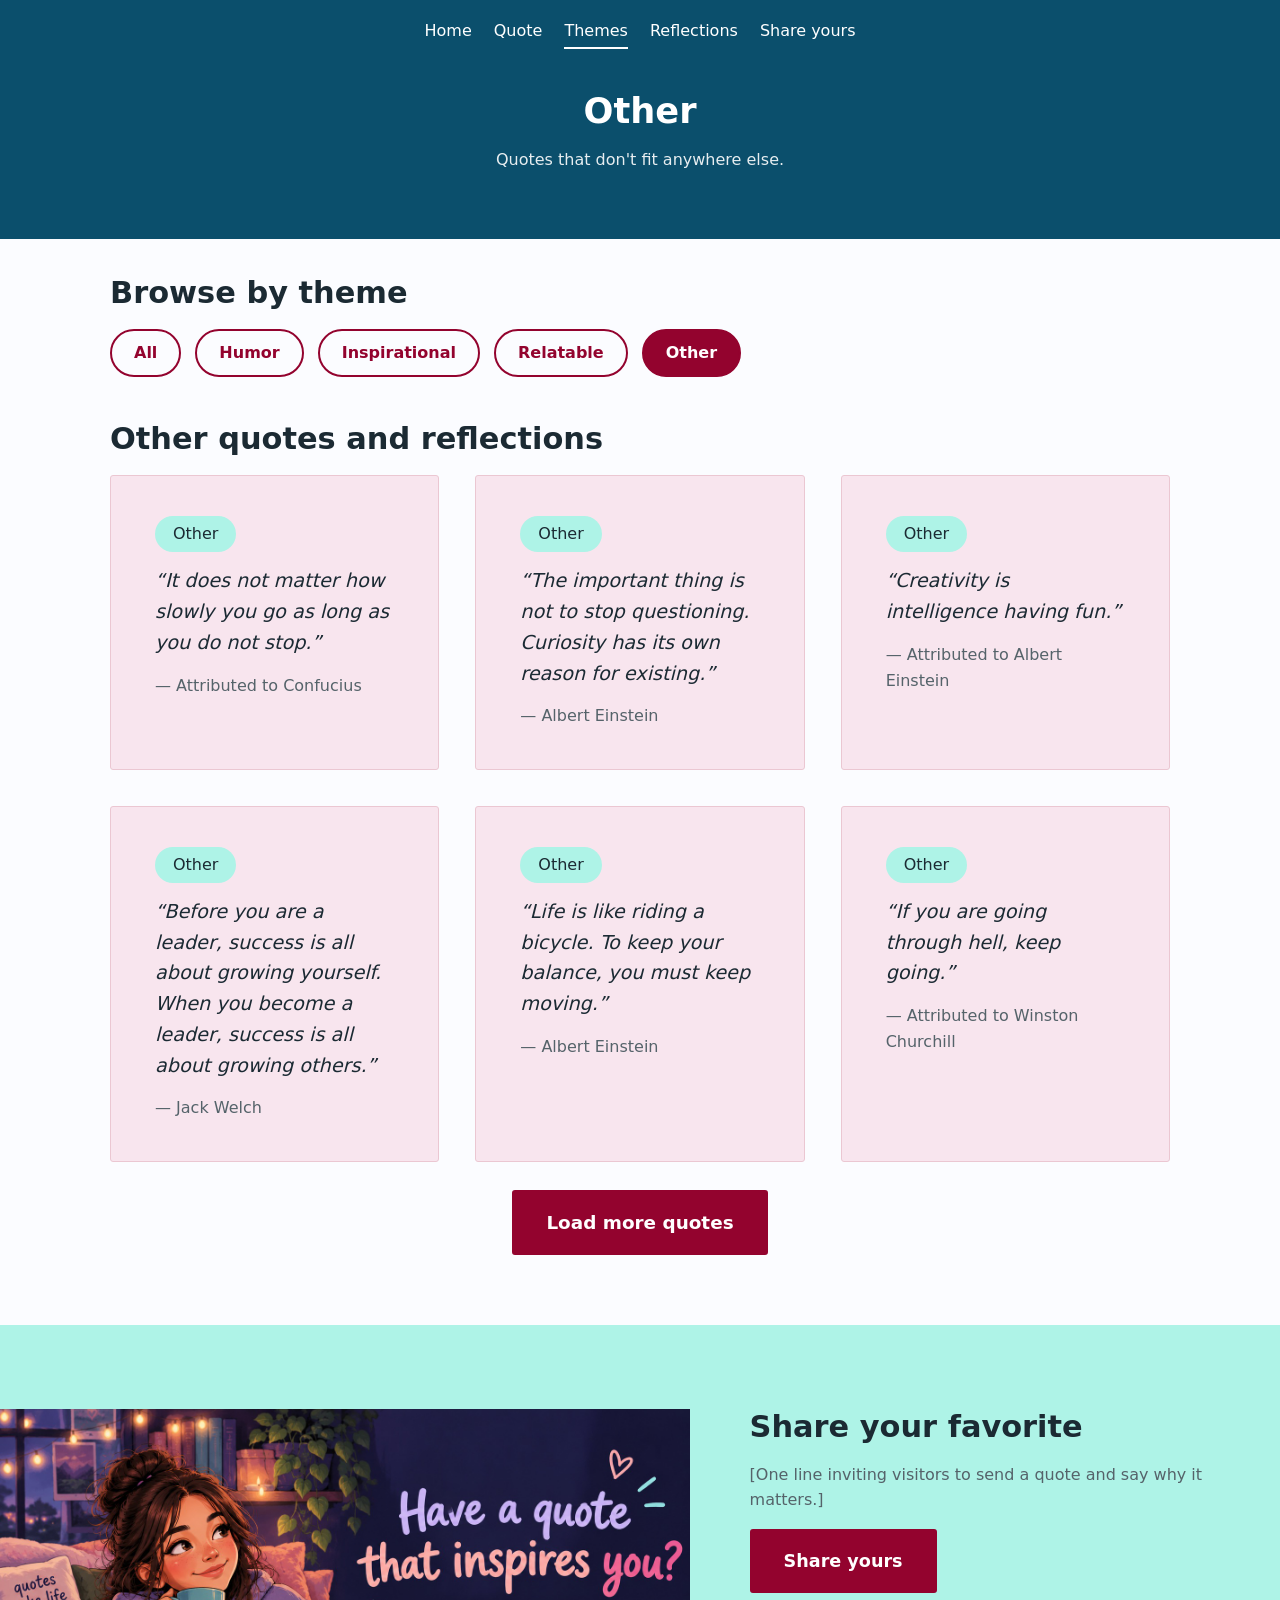
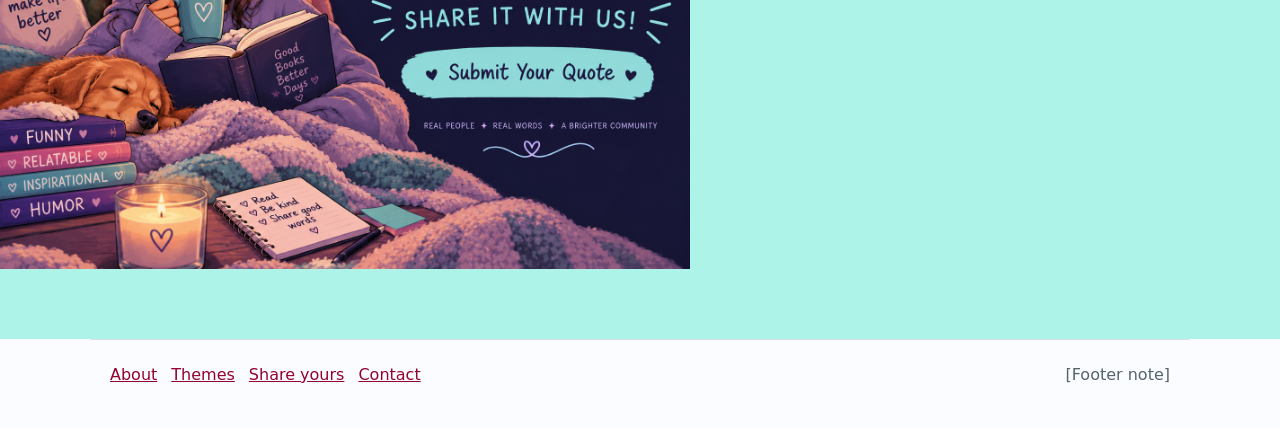
<file: theme-other.html>
<!DOCTYPE html>
<html lang="en">
<head>
<meta charset="utf-8">
<meta name="viewport" content="width=device-width, initial-scale=1">
<title>Inside Thoughts – Other</title>
<link rel="stylesheet" href="style.css">
</head>
<body class="it-page">

<header class="it-header">
  <nav class="it-nav">
      <a href="index.html">Home</a>
      <a href="quote.html">Quote</a>
      <a href="theme.html" aria-current="page">Themes</a>
      <a href="reflections.html">Reflections</a>
      <a href="share.html">Share yours</a>
  </nav>
  <h1 class="it-banner-title">Other</h1>
  <p class="it-banner-sub">Quotes that don't fit anywhere else.</p>
</header>

<main class="it-main">
  <h2 class="it-h2">Browse by theme</h2>
  <div class="it-pills">
    <a class="it-pill" href="theme.html">All</a>
    <a class="it-pill" href="theme-humor.html">Humor</a>
    <a class="it-pill" href="theme-inspirational.html">Inspirational</a>
    <a class="it-pill" href="theme-relatable.html">Relatable</a>
    <a class="it-pill it-pill--active" href="theme-other.html">Other</a>
  </div>

  <h2 class="it-h2">Other quotes and reflections</h2>
  <div class="it-grid" data-loadmore data-batch="6" data-approved="Other">
    <article class="it-card">
      <span class="it-tag">Other</span>
      <p class="it-quote">“It does not matter how slowly you go as long as you do not stop.”</p>
      <p class="it-author">— Attributed to Confucius</p>
    </article>
    <article class="it-card">
      <span class="it-tag">Other</span>
      <p class="it-quote">“The important thing is not to stop questioning. Curiosity has its own reason for existing.”</p>
      <p class="it-author">— Albert Einstein</p>
    </article>
    <article class="it-card">
      <span class="it-tag">Other</span>
      <p class="it-quote">“Creativity is intelligence having fun.”</p>
      <p class="it-author">— Attributed to Albert Einstein</p>
    </article>
    <article class="it-card">
      <span class="it-tag">Other</span>
      <p class="it-quote">“Before you are a leader, success is all about growing yourself. When you become a leader, success is all about growing others.”</p>
      <p class="it-author">— Jack Welch</p>
    </article>
    <article class="it-card">
      <span class="it-tag">Other</span>
      <p class="it-quote">“Life is like riding a bicycle. To keep your balance, you must keep moving.”</p>
      <p class="it-author">— Albert Einstein</p>
    </article>
    <article class="it-card">
      <span class="it-tag">Other</span>
      <p class="it-quote">“If you are going through hell, keep going.”</p>
      <p class="it-author">— Attributed to Winston Churchill</p>
    </article>
    <article class="it-card">
      <span class="it-tag">Other</span>
      <p class="it-quote">“The only true wisdom is in knowing you know nothing.”</p>
      <p class="it-author">— Attributed to Socrates</p>
    </article>
    <article class="it-card">
      <span class="it-tag">Other</span>
      <p class="it-quote">“I am so clever that sometimes I don’t understand a single word of what I am saying.”</p>
      <p class="it-author">— Oscar Wilde</p>
    </article>
    <article class="it-card">
      <span class="it-tag">Other</span>
      <p class="it-quote">“No one can make you feel inferior without your consent.”</p>
      <p class="it-author">— Attributed to Eleanor Roosevelt</p>
    </article>
    <article class="it-card">
      <span class="it-tag">Other</span>
      <p class="it-quote">“Not all those who wander are lost.”</p>
      <p class="it-author">— J.R.R. Tolkien</p>
    </article>
  </div>
  <div class="it-center"><button class="it-btn" type="button" data-loadmore-btn>Load more quotes</button></div>
</main>

<section class="it-band">
  <img src="images/cozy-coffee.jpeg" alt="Have a quote that inspires you? Share it with us!">
  <div class="it-band-side">
    <h2>Share your favorite</h2>
    <p class="it-lead">[One line inviting visitors to send a quote and say why it matters.]</p>
    <a class="it-btn" href="share.html">Share yours</a>
  </div>
</section>

<footer class="it-footer">
  <span><a href="#">About</a><a href="theme.html">Themes</a><a href="share.html">Share yours</a><a href="#">Contact</a></span>
  <span>[Footer note]</span>
</footer>

<script src="script.js" defer></script>
</body>
</html>
</file>
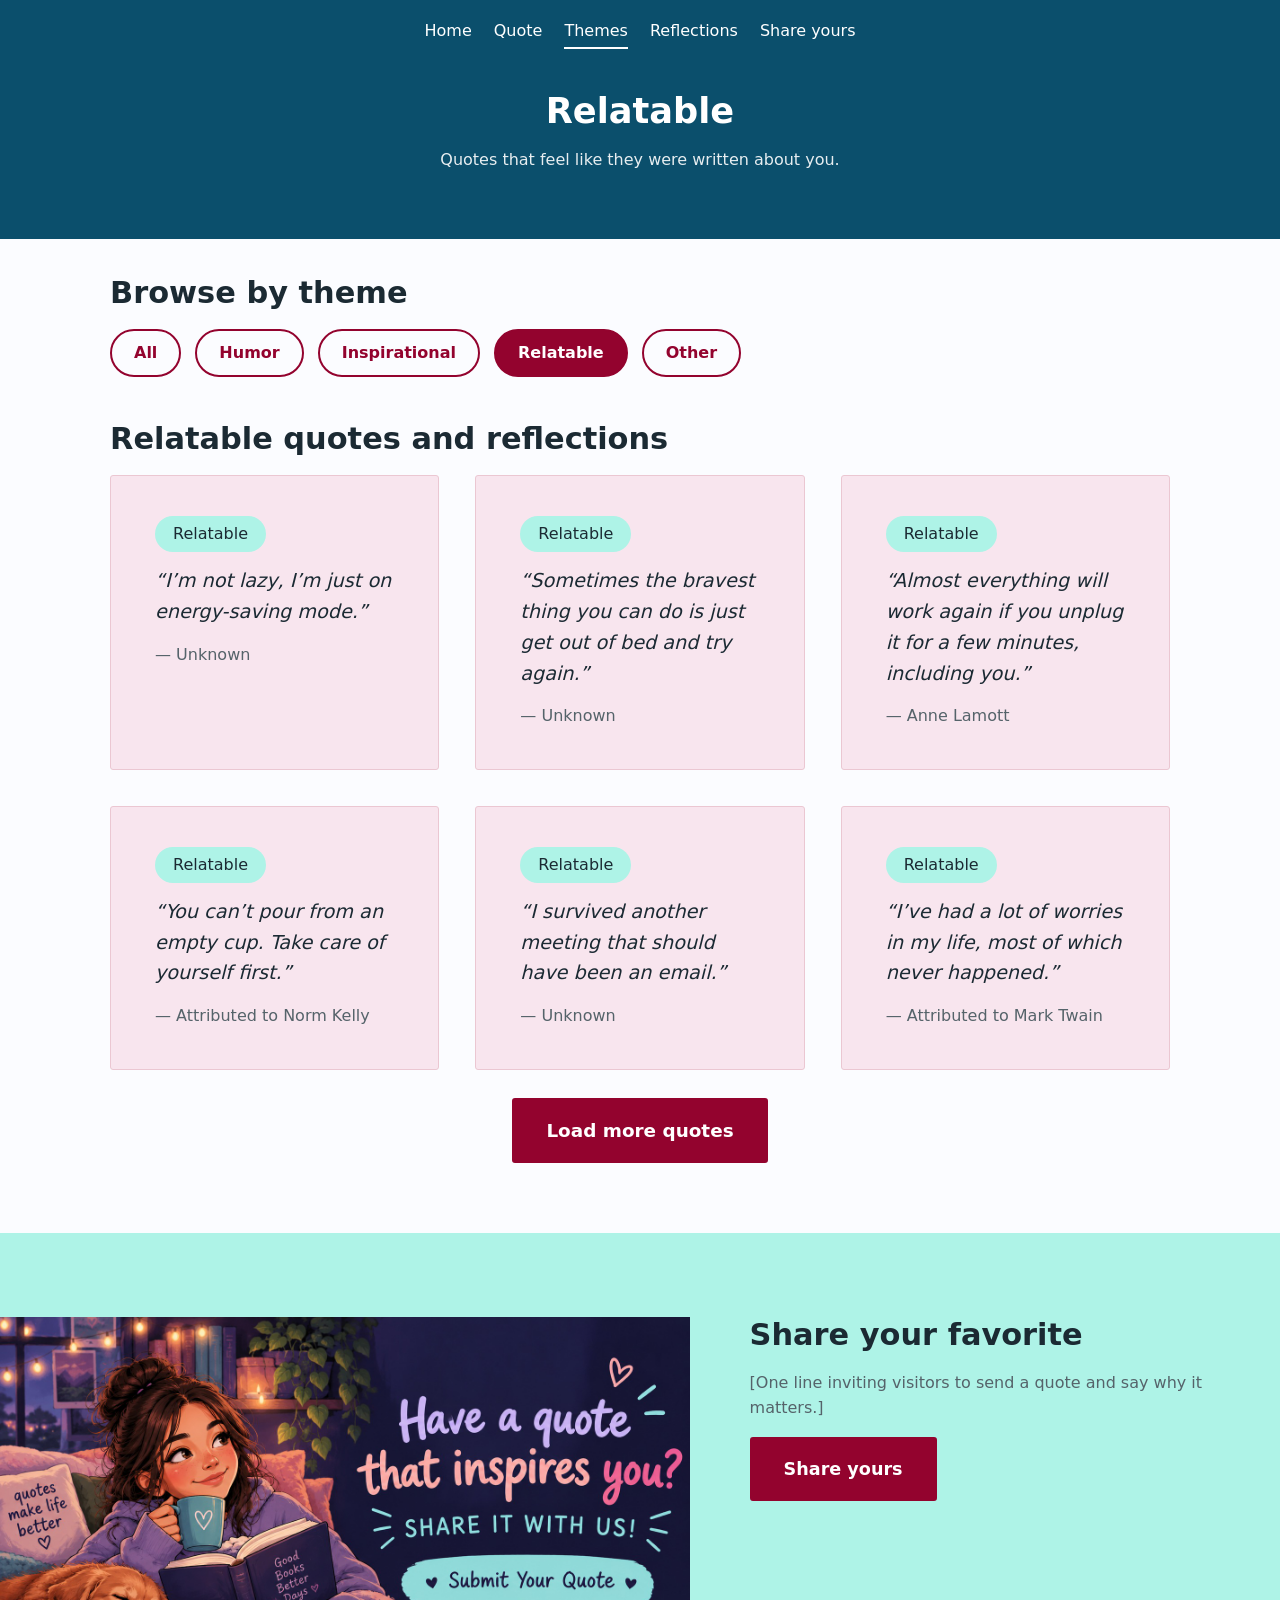
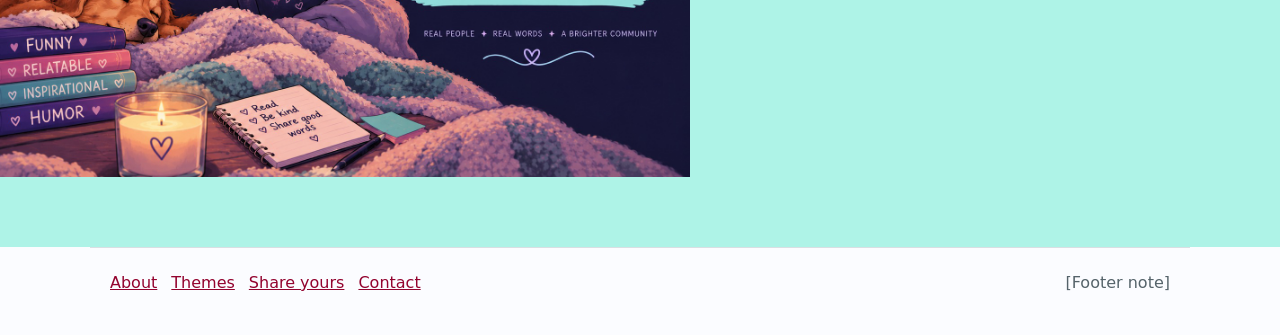
<file: theme-relatable.html>
<!DOCTYPE html>
<html lang="en">
<head>
<meta charset="utf-8">
<meta name="viewport" content="width=device-width, initial-scale=1">
<title>Inside Thoughts – Relatable</title>
<link rel="stylesheet" href="style.css">
</head>
<body class="it-page">

<header class="it-header">
  <nav class="it-nav">
      <a href="index.html">Home</a>
      <a href="quote.html">Quote</a>
      <a href="theme.html" aria-current="page">Themes</a>
      <a href="reflections.html">Reflections</a>
      <a href="share.html">Share yours</a>
  </nav>
  <h1 class="it-banner-title">Relatable</h1>
  <p class="it-banner-sub">Quotes that feel like they were written about you.</p>
</header>

<main class="it-main">
  <h2 class="it-h2">Browse by theme</h2>
  <div class="it-pills">
    <a class="it-pill" href="theme.html">All</a>
    <a class="it-pill" href="theme-humor.html">Humor</a>
    <a class="it-pill" href="theme-inspirational.html">Inspirational</a>
    <a class="it-pill it-pill--active" href="theme-relatable.html">Relatable</a>
    <a class="it-pill" href="theme-other.html">Other</a>
  </div>

  <h2 class="it-h2">Relatable quotes and reflections</h2>
  <div class="it-grid" data-loadmore data-batch="6" data-approved="Relatable">
    <article class="it-card">
      <span class="it-tag">Relatable</span>
      <p class="it-quote">“I’m not lazy, I’m just on energy-saving mode.”</p>
      <p class="it-author">— Unknown</p>
    </article>
    <article class="it-card">
      <span class="it-tag">Relatable</span>
      <p class="it-quote">“Sometimes the bravest thing you can do is just get out of bed and try again.”</p>
      <p class="it-author">— Unknown</p>
    </article>
    <article class="it-card">
      <span class="it-tag">Relatable</span>
      <p class="it-quote">“Almost everything will work again if you unplug it for a few minutes, including you.”</p>
      <p class="it-author">— Anne Lamott</p>
    </article>
    <article class="it-card">
      <span class="it-tag">Relatable</span>
      <p class="it-quote">“You can’t pour from an empty cup. Take care of yourself first.”</p>
      <p class="it-author">— Attributed to Norm Kelly</p>
    </article>
    <article class="it-card">
      <span class="it-tag">Relatable</span>
      <p class="it-quote">“I survived another meeting that should have been an email.”</p>
      <p class="it-author">— Unknown</p>
    </article>
    <article class="it-card">
      <span class="it-tag">Relatable</span>
      <p class="it-quote">“I’ve had a lot of worries in my life, most of which never happened.”</p>
      <p class="it-author">— Attributed to Mark Twain</p>
    </article>
    <article class="it-card">
      <span class="it-tag">Relatable</span>
      <p class="it-quote">“Overthinking is the art of creating problems that weren’t even there.”</p>
      <p class="it-author">— Unknown</p>
    </article>
    <article class="it-card">
      <span class="it-tag">Relatable</span>
      <p class="it-quote">“My brain has too many tabs open and three of them are frozen.”</p>
      <p class="it-author">— Unknown</p>
    </article>
    <article class="it-card">
      <span class="it-tag">Relatable</span>
      <p class="it-quote">“Instead of worrying about what you cannot control, shift your energy to what you can create.”</p>
      <p class="it-author">— Roy T. Bennett</p>
    </article>
    <article class="it-card">
      <span class="it-tag">Relatable</span>
      <p class="it-quote">“You don’t have to control your thoughts. You just have to stop letting them control you.”</p>
      <p class="it-author">— Dan Millman</p>
    </article>
    <article class="it-card">
      <span class="it-tag">Relatable</span>
      <p class="it-quote">“Adulting is just walking around wondering what you’re forgetting to do.”</p>
      <p class="it-author">— Unknown</p>
    </article>
    <article class="it-card">
      <span class="it-tag">Relatable</span>
      <p class="it-quote">“Too much month at the end of the money.”</p>
      <p class="it-author">— Unknown</p>
    </article>
    <article class="it-card">
      <span class="it-tag">Relatable</span>
      <p class="it-quote">“Life isn’t a matter of holding good cards, but of playing a poor hand well.”</p>
      <p class="it-author">— Attributed to Robert Louis Stevenson</p>
    </article>
    <article class="it-card">
      <span class="it-tag">Relatable</span>
      <p class="it-quote">“I thought growing up would mean doing whatever I want, not figuring out what’s for dinner every single night.”</p>
      <p class="it-author">— Unknown</p>
    </article>
    <article class="it-card">
      <span class="it-tag">Relatable</span>
      <p class="it-quote">“No matter how bad things are, you can always make things worse.”</p>
      <p class="it-author">— Randy Pausch</p>
    </article>
    <article class="it-card">
      <span class="it-tag">Relatable</span>
      <p class="it-quote">“Rest is not idleness, and to lie sometimes on the grass under trees on a summer’s day... is by no means a waste of time.”</p>
      <p class="it-author">— John Lubbock</p>
    </article>
    <article class="it-card">
      <span class="it-tag">Relatable</span>
      <p class="it-quote">“I’m exhausted from trying to be stronger than I feel.”</p>
      <p class="it-author">— Unknown</p>
    </article>
    <article class="it-card">
      <span class="it-tag">Relatable</span>
      <p class="it-quote">“Some days you eat salads and go to the gym, and some days you eat ice cream out of the tub and refuse to put on pants. It’s called balance.”</p>
      <p class="it-author">— Unknown</p>
    </article>
    <article class="it-card">
      <span class="it-tag">Relatable</span>
      <p class="it-quote">“It’s not the load that breaks you down, it’s the way you carry it.”</p>
      <p class="it-author">— Attributed to Lou Holtz</p>
    </article>
    <article class="it-card">
      <span class="it-tag">Relatable</span>
      <p class="it-quote">“You don’t have to see the whole staircase, just take the first step.”</p>
      <p class="it-author">— Attributed to Martin Luther King Jr.</p>
    </article>
    <article class="it-card">
      <span class="it-tag">Relatable</span>
      <p class="it-quote">“Rule number one is, don’t sweat the small stuff. Rule number two is, it’s all small stuff.”</p>
      <p class="it-author">— Robert S. Eliot</p>
    </article>
    <article class="it-card">
      <span class="it-tag">Relatable</span>
      <p class="it-quote">“I feel like I’m constantly waiting for my real life to begin, while simultaneously feeling like I’m running out of time.”</p>
      <p class="it-author">— Unknown</p>
    </article>
    <article class="it-card">
      <span class="it-tag">Relatable</span>
      <p class="it-quote">“Adulthood is saying ‘Once things calm down, I’ll catch up’ over and over until you retire.”</p>
      <p class="it-author">— Unknown</p>
    </article>
    <article class="it-card">
      <span class="it-tag">Relatable</span>
      <p class="it-quote">“We’re all just winging it. Some of us are just better at hiding the panic.”</p>
      <p class="it-author">— Unknown</p>
    </article>
    <article class="it-card">
      <span class="it-tag">Relatable</span>
      <p class="it-quote">“Difficult roads often lead to beautiful destinations, even if they come with a lot of potholes.”</p>
      <p class="it-author">— Unknown</p>
    </article>
  </div>
  <div class="it-center"><button class="it-btn" type="button" data-loadmore-btn>Load more quotes</button></div>
</main>

<section class="it-band">
  <img src="images/cozy-coffee.jpeg" alt="Have a quote that inspires you? Share it with us!">
  <div class="it-band-side">
    <h2>Share your favorite</h2>
    <p class="it-lead">[One line inviting visitors to send a quote and say why it matters.]</p>
    <a class="it-btn" href="share.html">Share yours</a>
  </div>
</section>

<footer class="it-footer">
  <span><a href="#">About</a><a href="theme.html">Themes</a><a href="share.html">Share yours</a><a href="#">Contact</a></span>
  <span>[Footer note]</span>
</footer>

<script src="script.js" defer></script>
</body>
</html>
</file>
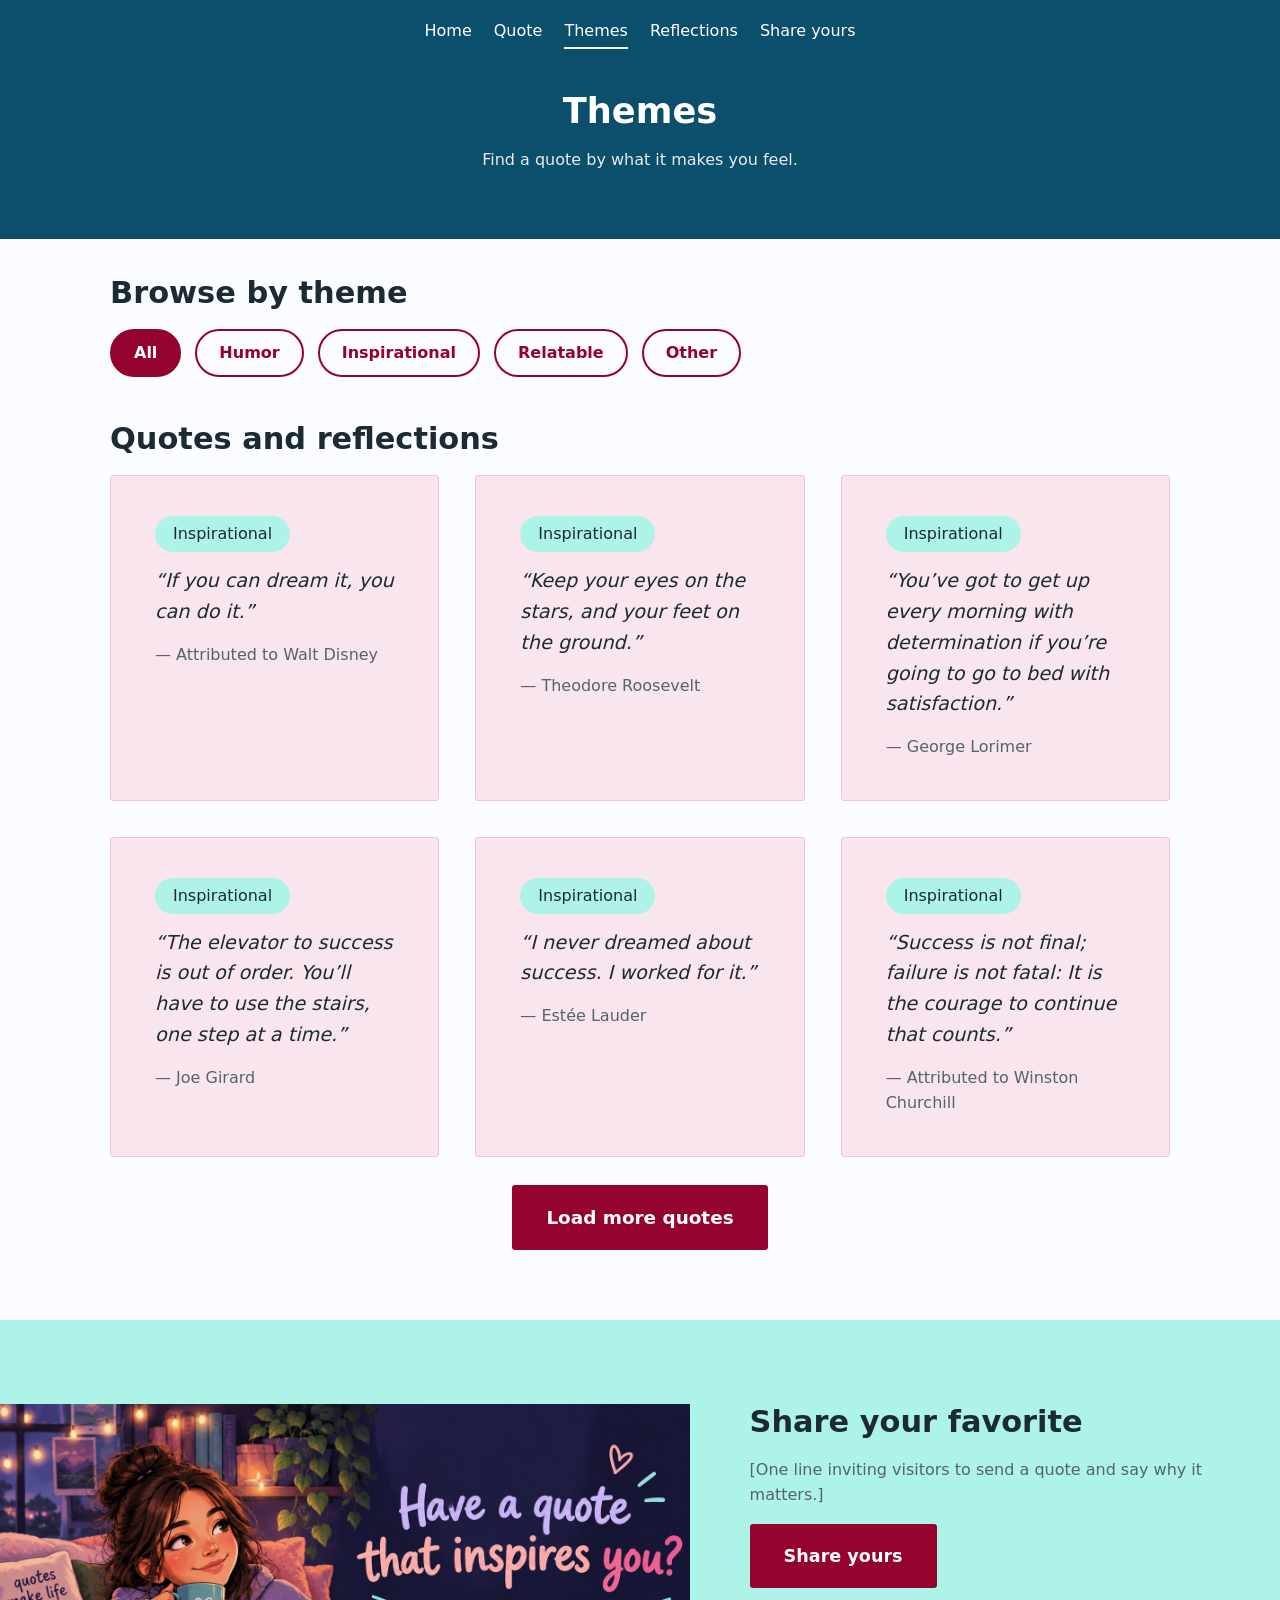
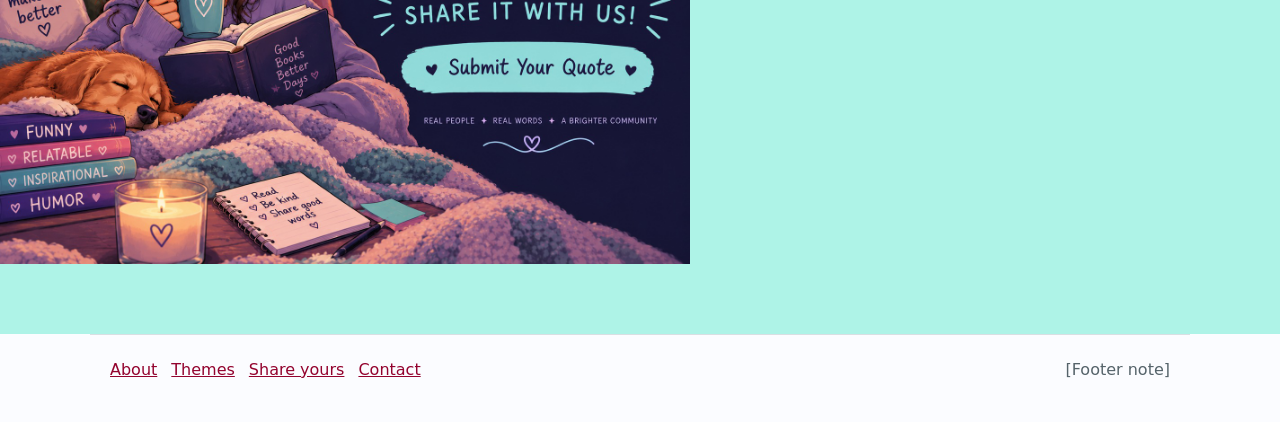
<file: theme.html>
<!DOCTYPE html>
<html lang="en">
<head>
<meta charset="utf-8">
<meta name="viewport" content="width=device-width, initial-scale=1">
<title>Inside Thoughts – Themes</title>
<link rel="stylesheet" href="style.css">
</head>
<body class="it-page">

<header class="it-header">
  <nav class="it-nav">
      <a href="index.html">Home</a>
      <a href="quote.html">Quote</a>
      <a href="theme.html" aria-current="page">Themes</a>
      <a href="reflections.html">Reflections</a>
      <a href="share.html">Share yours</a>
  </nav>
  <h1 class="it-banner-title">Themes</h1>
  <p class="it-banner-sub">Find a quote by what it makes you feel.</p>
</header>

<main class="it-main">
  <h2 class="it-h2">Browse by theme</h2>
  <div class="it-pills">
    <a class="it-pill it-pill--active" href="theme.html">All</a>
    <a class="it-pill" href="theme-humor.html">Humor</a>
    <a class="it-pill" href="theme-inspirational.html">Inspirational</a>
    <a class="it-pill" href="theme-relatable.html">Relatable</a>
    <a class="it-pill" href="theme-other.html">Other</a>
  </div>

  <h2 class="it-h2">Quotes and reflections</h2>
  <div class="it-grid" data-loadmore data-batch="6" data-approved>
    <article class="it-card">
      <span class="it-tag">Inspirational</span>
      <p class="it-quote">“If you can dream it, you can do it.”</p>
      <p class="it-author">— Attributed to Walt Disney</p>
    </article>
    <article class="it-card">
      <span class="it-tag">Inspirational</span>
      <p class="it-quote">“Keep your eyes on the stars, and your feet on the ground.”</p>
      <p class="it-author">— Theodore Roosevelt</p>
    </article>
    <article class="it-card">
      <span class="it-tag">Inspirational</span>
      <p class="it-quote">“You’ve got to get up every morning with determination if you’re going to go to bed with satisfaction.”</p>
      <p class="it-author">— George Lorimer</p>
    </article>
    <article class="it-card">
      <span class="it-tag">Inspirational</span>
      <p class="it-quote">“The elevator to success is out of order. You’ll have to use the stairs, one step at a time.”</p>
      <p class="it-author">— Joe Girard</p>
    </article>
    <article class="it-card">
      <span class="it-tag">Inspirational</span>
      <p class="it-quote">“I never dreamed about success. I worked for it.”</p>
      <p class="it-author">— Estée Lauder</p>
    </article>
    <article class="it-card">
      <span class="it-tag">Inspirational</span>
      <p class="it-quote">“Success is not final; failure is not fatal: It is the courage to continue that counts.”</p>
      <p class="it-author">— Attributed to Winston Churchill</p>
    </article>
    <article class="it-card">
      <span class="it-tag">Inspirational</span>
      <p class="it-quote">“It’s not whether you get knocked down. It’s whether you get up.”</p>
      <p class="it-author">— Vince Lombardi</p>
    </article>
    <article class="it-card">
      <span class="it-tag">Inspirational</span>
      <p class="it-quote">“It is only when we take chances that our lives improve.”</p>
      <p class="it-author">— Walter Anderson</p>
    </article>
    <article class="it-card">
      <span class="it-tag">Inspirational</span>
      <p class="it-quote">“Opportunities don’t happen, you create them.”</p>
      <p class="it-author">— Chris Grosser</p>
    </article>
    <article class="it-card">
      <span class="it-tag">Inspirational</span>
      <p class="it-quote">“Do what you can, with what you have, where you are.”</p>
      <p class="it-author">— Theodore Roosevelt</p>
    </article>
    <article class="it-card">
      <span class="it-tag">Inspirational</span>
      <p class="it-quote">“When we strive to become better than we are, everything around us becomes better too.”</p>
      <p class="it-author">— Paulo Coelho</p>
    </article>
    <article class="it-card">
      <span class="it-tag">Inspirational</span>
      <p class="it-quote">“Don’t wish it were easier. Wish you were better.”</p>
      <p class="it-author">— Jim Rohn</p>
    </article>
    <article class="it-card">
      <span class="it-tag">Inspirational</span>
      <p class="it-quote">“He who conquers himself is the mightiest warrior.”</p>
      <p class="it-author">— Attributed to Confucius</p>
    </article>
    <article class="it-card">
      <span class="it-tag">Inspirational</span>
      <p class="it-quote">“Either you run the day or the day runs you.”</p>
      <p class="it-author">— Jim Rohn</p>
    </article>
    <article class="it-card">
      <span class="it-tag">Inspirational</span>
      <p class="it-quote">“It is never too late to be what you might have been.”</p>
      <p class="it-author">— Attributed to George Eliot</p>
    </article>
    <article class="it-card">
      <span class="it-tag">Inspirational</span>
      <p class="it-quote">“Hard times don’t create heroes. It is during the hard times when the ‘hero’ within us is revealed.”</p>
      <p class="it-author">— Bob Riley</p>
    </article>
    <article class="it-card">
      <span class="it-tag">Inspirational</span>
      <p class="it-quote">“Don’t let the bastards grind you down.”</p>
      <p class="it-author">— Margaret Atwood</p>
    </article>
    <article class="it-card">
      <span class="it-tag">Inspirational</span>
      <p class="it-quote">“One of the differences between some successful and unsuccessful people is that one group is full of doers, while the other is full of wishers.”</p>
      <p class="it-author">— Edmond Mbiaka</p>
    </article>
    <article class="it-card">
      <span class="it-tag">Inspirational</span>
      <p class="it-quote">“Do the best you can. No one can do more than that.”</p>
      <p class="it-author">— John Wooden</p>
    </article>
    <article class="it-card">
      <span class="it-tag">Inspirational</span>
      <p class="it-quote">“People often say that motivation doesn’t last. Well, neither does bathing—that’s why we recommend it daily.”</p>
      <p class="it-author">— Zig Ziglar</p>
    </article>
    <article class="it-card">
      <span class="it-tag">Inspirational</span>
      <p class="it-quote">“Perfection is not attainable. But if we chase perfection we can catch excellence.”</p>
      <p class="it-author">— Vince Lombardi</p>
    </article>
    <article class="it-card">
      <span class="it-tag">Inspirational</span>
      <p class="it-quote">“Love your family, work super hard, live your passion.”</p>
      <p class="it-author">— Gary Vaynerchuk</p>
    </article>
    <article class="it-card">
      <span class="it-tag">Inspirational</span>
      <p class="it-quote">“A man who has committed a mistake and doesn’t correct it is committing another mistake.”</p>
      <p class="it-author">— Confucius</p>
    </article>
    <article class="it-card">
      <span class="it-tag">Inspirational</span>
      <p class="it-quote">“If you’re not positive energy, you’re negative energy.”</p>
      <p class="it-author">— Mark Cuban</p>
    </article>
    <article class="it-card">
      <span class="it-tag">Inspirational</span>
      <p class="it-quote">“I’d rather regret the things I’ve done than regret the things I haven’t done.”</p>
      <p class="it-author">— Lucille Ball</p>
    </article>
    <article class="it-card">
      <span class="it-tag">Humor</span>
      <p class="it-quote">“I never forget a face, but in your case I’ll be glad to make an exception.”</p>
      <p class="it-author">— Groucho Marx</p>
    </article>
    <article class="it-card">
      <span class="it-tag">Humor</span>
      <p class="it-quote">“People say nothing is impossible, but I do nothing every day.”</p>
      <p class="it-author">— Attributed to A. A. Milne</p>
    </article>
    <article class="it-card">
      <span class="it-tag">Humor</span>
      <p class="it-quote">“I’m not superstitious, but I am a little stitious.”</p>
      <p class="it-author">— Michael Scott, The Office</p>
    </article>
    <article class="it-card">
      <span class="it-tag">Humor</span>
      <p class="it-quote">“If you think nobody cares if you’re alive, try missing a couple of car payments.”</p>
      <p class="it-author">— Earl Wilson</p>
    </article>
    <article class="it-card">
      <span class="it-tag">Humor</span>
      <p class="it-quote">“Common sense is like deodorant. The people who need it most never use it.”</p>
      <p class="it-author">— Unknown</p>
    </article>
    <article class="it-card">
      <span class="it-tag">Humor</span>
      <p class="it-quote">“I’m at a place in my life when errands are starting to count as going out.”</p>
      <p class="it-author">— Unknown</p>
    </article>
    <article class="it-card">
      <span class="it-tag">Humor</span>
      <p class="it-quote">“My fake plants died because I did not pretend to water them.”</p>
      <p class="it-author">— Mitch Hedberg</p>
    </article>
    <article class="it-card">
      <span class="it-tag">Humor</span>
      <p class="it-quote">“I used to think I was indecisive, but now I’m not so sure.”</p>
      <p class="it-author">— Unknown</p>
    </article>
    <article class="it-card">
      <span class="it-tag">Humor</span>
      <p class="it-quote">“The trouble with having an open mind, of course, is that people will insist on coming along and trying to put things in it.”</p>
      <p class="it-author">— Terry Pratchett</p>
    </article>
    <article class="it-card">
      <span class="it-tag">Humor</span>
      <p class="it-quote">“I always wanted to be somebody, but now I realize I should have been more specific.”</p>
      <p class="it-author">— Lily Tomlin</p>
    </article>
    <article class="it-card">
      <span class="it-tag">Humor</span>
      <p class="it-quote">“Adulting is basically just walking around wondering what to have for dinner until you die.”</p>
      <p class="it-author">— Unknown</p>
    </article>
    <article class="it-card">
      <span class="it-tag">Humor</span>
      <p class="it-quote">“By the time a man realizes that maybe his father was right, he usually has a son who thinks he’s wrong.”</p>
      <p class="it-author">— Charles Wadsworth</p>
    </article>
    <article class="it-card">
      <span class="it-tag">Humor</span>
      <p class="it-quote">“If at first you don’t succeed, then skydiving definitely isn’t for you.”</p>
      <p class="it-author">— Steven Wright</p>
    </article>
    <article class="it-card">
      <span class="it-tag">Humor</span>
      <p class="it-quote">“Insomnia sharpens your math skills because you spend all night calculating how much sleep you’ll get if you’re able to fall asleep right now.”</p>
      <p class="it-author">— Unknown</p>
    </article>
    <article class="it-card">
      <span class="it-tag">Humor</span>
      <p class="it-quote">“A day without sunshine is like, you know, night.”</p>
      <p class="it-author">— Steve Martin</p>
    </article>
    <article class="it-card">
      <span class="it-tag">Humor</span>
      <p class="it-quote">“Light travels faster than sound. This is why some people appear bright until you hear them speak.”</p>
      <p class="it-author">— Unknown</p>
    </article>
    <article class="it-card">
      <span class="it-tag">Humor</span>
      <p class="it-quote">“I love deadlines. I love the whooshing noise they make as they go by.”</p>
      <p class="it-author">— Douglas Adams</p>
    </article>
    <article class="it-card">
      <span class="it-tag">Humor</span>
      <p class="it-quote">“Before you criticize someone, you should walk a mile in their shoes. That way when you criticize them, you are a mile away from them and you have their shoes.”</p>
      <p class="it-author">— Jack Handey</p>
    </article>
    <article class="it-card">
      <span class="it-tag">Humor</span>
      <p class="it-quote">“I find television very educating. Every time somebody turns on the set, I go into the other room and read a book.”</p>
      <p class="it-author">— Groucho Marx</p>
    </article>
    <article class="it-card">
      <span class="it-tag">Humor</span>
      <p class="it-quote">“Always borrow money from a pessimist. He won’t expect it back.”</p>
      <p class="it-author">— Attributed to Oscar Wilde</p>
    </article>
    <article class="it-card">
      <span class="it-tag">Humor</span>
      <p class="it-quote">“I’m reading a book on anti-gravity. I just can’t put it down.”</p>
      <p class="it-author">— Unknown</p>
    </article>
    <article class="it-card">
      <span class="it-tag">Humor</span>
      <p class="it-quote">“Time flies like an arrow. Fruit flies like a banana.”</p>
      <p class="it-author">— Anthony G. Oettinger</p>
    </article>
    <article class="it-card">
      <span class="it-tag">Humor</span>
      <p class="it-quote">“I haven’t slept for ten days, because that would be too long.”</p>
      <p class="it-author">— Mitch Hedberg</p>
    </article>
    <article class="it-card">
      <span class="it-tag">Humor</span>
      <p class="it-quote">“Behind every great man is a woman rolling her eyes.”</p>
      <p class="it-author">— Attributed to Jim Carrey</p>
    </article>
    <article class="it-card">
      <span class="it-tag">Humor</span>
      <p class="it-quote">“When everything’s coming your way, you’re in the wrong lane.”</p>
      <p class="it-author">— Steven Wright</p>
    </article>
    <article class="it-card">
      <span class="it-tag">Relatable</span>
      <p class="it-quote">“I’m not lazy, I’m just on energy-saving mode.”</p>
      <p class="it-author">— Unknown</p>
    </article>
    <article class="it-card">
      <span class="it-tag">Relatable</span>
      <p class="it-quote">“Sometimes the bravest thing you can do is just get out of bed and try again.”</p>
      <p class="it-author">— Unknown</p>
    </article>
    <article class="it-card">
      <span class="it-tag">Relatable</span>
      <p class="it-quote">“Almost everything will work again if you unplug it for a few minutes, including you.”</p>
      <p class="it-author">— Anne Lamott</p>
    </article>
    <article class="it-card">
      <span class="it-tag">Relatable</span>
      <p class="it-quote">“You can’t pour from an empty cup. Take care of yourself first.”</p>
      <p class="it-author">— Attributed to Norm Kelly</p>
    </article>
    <article class="it-card">
      <span class="it-tag">Relatable</span>
      <p class="it-quote">“I survived another meeting that should have been an email.”</p>
      <p class="it-author">— Unknown</p>
    </article>
    <article class="it-card">
      <span class="it-tag">Relatable</span>
      <p class="it-quote">“I’ve had a lot of worries in my life, most of which never happened.”</p>
      <p class="it-author">— Attributed to Mark Twain</p>
    </article>
    <article class="it-card">
      <span class="it-tag">Relatable</span>
      <p class="it-quote">“Overthinking is the art of creating problems that weren’t even there.”</p>
      <p class="it-author">— Unknown</p>
    </article>
    <article class="it-card">
      <span class="it-tag">Relatable</span>
      <p class="it-quote">“My brain has too many tabs open and three of them are frozen.”</p>
      <p class="it-author">— Unknown</p>
    </article>
    <article class="it-card">
      <span class="it-tag">Relatable</span>
      <p class="it-quote">“Instead of worrying about what you cannot control, shift your energy to what you can create.”</p>
      <p class="it-author">— Roy T. Bennett</p>
    </article>
    <article class="it-card">
      <span class="it-tag">Relatable</span>
      <p class="it-quote">“You don’t have to control your thoughts. You just have to stop letting them control you.”</p>
      <p class="it-author">— Dan Millman</p>
    </article>
    <article class="it-card">
      <span class="it-tag">Relatable</span>
      <p class="it-quote">“Adulting is just walking around wondering what you’re forgetting to do.”</p>
      <p class="it-author">— Unknown</p>
    </article>
    <article class="it-card">
      <span class="it-tag">Relatable</span>
      <p class="it-quote">“Too much month at the end of the money.”</p>
      <p class="it-author">— Unknown</p>
    </article>
    <article class="it-card">
      <span class="it-tag">Relatable</span>
      <p class="it-quote">“Life isn’t a matter of holding good cards, but of playing a poor hand well.”</p>
      <p class="it-author">— Attributed to Robert Louis Stevenson</p>
    </article>
    <article class="it-card">
      <span class="it-tag">Relatable</span>
      <p class="it-quote">“I thought growing up would mean doing whatever I want, not figuring out what’s for dinner every single night.”</p>
      <p class="it-author">— Unknown</p>
    </article>
    <article class="it-card">
      <span class="it-tag">Relatable</span>
      <p class="it-quote">“No matter how bad things are, you can always make things worse.”</p>
      <p class="it-author">— Randy Pausch</p>
    </article>
    <article class="it-card">
      <span class="it-tag">Relatable</span>
      <p class="it-quote">“Rest is not idleness, and to lie sometimes on the grass under trees on a summer’s day... is by no means a waste of time.”</p>
      <p class="it-author">— John Lubbock</p>
    </article>
    <article class="it-card">
      <span class="it-tag">Relatable</span>
      <p class="it-quote">“I’m exhausted from trying to be stronger than I feel.”</p>
      <p class="it-author">— Unknown</p>
    </article>
    <article class="it-card">
      <span class="it-tag">Relatable</span>
      <p class="it-quote">“Some days you eat salads and go to the gym, and some days you eat ice cream out of the tub and refuse to put on pants. It’s called balance.”</p>
      <p class="it-author">— Unknown</p>
    </article>
    <article class="it-card">
      <span class="it-tag">Relatable</span>
      <p class="it-quote">“It’s not the load that breaks you down, it’s the way you carry it.”</p>
      <p class="it-author">— Attributed to Lou Holtz</p>
    </article>
    <article class="it-card">
      <span class="it-tag">Relatable</span>
      <p class="it-quote">“You don’t have to see the whole staircase, just take the first step.”</p>
      <p class="it-author">— Attributed to Martin Luther King Jr.</p>
    </article>
    <article class="it-card">
      <span class="it-tag">Relatable</span>
      <p class="it-quote">“Rule number one is, don’t sweat the small stuff. Rule number two is, it’s all small stuff.”</p>
      <p class="it-author">— Robert S. Eliot</p>
    </article>
    <article class="it-card">
      <span class="it-tag">Relatable</span>
      <p class="it-quote">“I feel like I’m constantly waiting for my real life to begin, while simultaneously feeling like I’m running out of time.”</p>
      <p class="it-author">— Unknown</p>
    </article>
    <article class="it-card">
      <span class="it-tag">Relatable</span>
      <p class="it-quote">“Adulthood is saying ‘Once things calm down, I’ll catch up’ over and over until you retire.”</p>
      <p class="it-author">— Unknown</p>
    </article>
    <article class="it-card">
      <span class="it-tag">Relatable</span>
      <p class="it-quote">“We’re all just winging it. Some of us are just better at hiding the panic.”</p>
      <p class="it-author">— Unknown</p>
    </article>
    <article class="it-card">
      <span class="it-tag">Relatable</span>
      <p class="it-quote">“Difficult roads often lead to beautiful destinations, even if they come with a lot of potholes.”</p>
      <p class="it-author">— Unknown</p>
    </article>
    <article class="it-card">
      <span class="it-tag">Other</span>
      <p class="it-quote">“It does not matter how slowly you go as long as you do not stop.”</p>
      <p class="it-author">— Attributed to Confucius</p>
    </article>
    <article class="it-card">
      <span class="it-tag">Other</span>
      <p class="it-quote">“The important thing is not to stop questioning. Curiosity has its own reason for existing.”</p>
      <p class="it-author">— Albert Einstein</p>
    </article>
    <article class="it-card">
      <span class="it-tag">Other</span>
      <p class="it-quote">“Creativity is intelligence having fun.”</p>
      <p class="it-author">— Attributed to Albert Einstein</p>
    </article>
    <article class="it-card">
      <span class="it-tag">Other</span>
      <p class="it-quote">“Before you are a leader, success is all about growing yourself. When you become a leader, success is all about growing others.”</p>
      <p class="it-author">— Jack Welch</p>
    </article>
    <article class="it-card">
      <span class="it-tag">Other</span>
      <p class="it-quote">“Life is like riding a bicycle. To keep your balance, you must keep moving.”</p>
      <p class="it-author">— Albert Einstein</p>
    </article>
    <article class="it-card">
      <span class="it-tag">Other</span>
      <p class="it-quote">“If you are going through hell, keep going.”</p>
      <p class="it-author">— Attributed to Winston Churchill</p>
    </article>
    <article class="it-card">
      <span class="it-tag">Other</span>
      <p class="it-quote">“The only true wisdom is in knowing you know nothing.”</p>
      <p class="it-author">— Attributed to Socrates</p>
    </article>
    <article class="it-card">
      <span class="it-tag">Other</span>
      <p class="it-quote">“I am so clever that sometimes I don’t understand a single word of what I am saying.”</p>
      <p class="it-author">— Oscar Wilde</p>
    </article>
    <article class="it-card">
      <span class="it-tag">Other</span>
      <p class="it-quote">“No one can make you feel inferior without your consent.”</p>
      <p class="it-author">— Attributed to Eleanor Roosevelt</p>
    </article>
    <article class="it-card">
      <span class="it-tag">Other</span>
      <p class="it-quote">“Not all those who wander are lost.”</p>
      <p class="it-author">— J.R.R. Tolkien</p>
    </article>
  </div>
  <div class="it-center"><button class="it-btn" type="button" data-loadmore-btn>Load more quotes</button></div>
</main>

<section class="it-band">
  <img src="images/cozy-coffee.jpeg" alt="Have a quote that inspires you? Share it with us!">
  <div class="it-band-side">
    <h2>Share your favorite</h2>
    <p class="it-lead">[One line inviting visitors to send a quote and say why it matters.]</p>
    <a class="it-btn" href="share.html">Share yours</a>
  </div>
</section>

<footer class="it-footer">
  <span><a href="#">About</a><a href="theme.html">Themes</a><a href="share.html">Share yours</a><a href="#">Contact</a></span>
  <span>[Footer note]</span>
</footer>

<script src="script.js" defer></script>
</body>
</html>
</file>
<file: style.css>
/* Colors and fonts, defined once and reused below */
:root {
  --ink: #172026;
  --muted: #55636a;
  --paper: #f9fbff;
  --white: #ffffff;
  --lavenderblush: #f8e5ee;
  --Yaleblue: #0b4f6c;
  --burgundy: #93032e;
  --IcyAqua: #aef3e7;
  --line: #c9d3d2;
  --serif: Georgia, "Times New Roman", serif;
  --sans: system-ui, -apple-system, "Segoe UI", sans-serif;
}


/* Basics */
* { box-sizing: border-box; }
body { margin: 0; background: var(--paper); color: var(--ink); font-family: var(--sans); line-height: 1.6; }
a { color: var(--burgundy); }
a:hover { color: var(--Yaleblue); }
:focus-visible { outline: 3px solid var(--burgundy); outline-offset: 3px; }
.wrap { max-width: 1080px; margin: 0 auto; padding: 0 24px; }
section { padding: 56px 0 0; }
h2 { font-size: 1.75rem; line-height: 1.2; margin: 0 0 20px; }
ul { list-style: none; margin: 0; padding: 0; }

/* Header */
.site-header { display: flex; flex-wrap: wrap; align-items: center; justify-content: space-between; gap: 16px; padding: 20px 0; }
.logo { font-family: var(--serif); font-size: 1.5rem; color: var(--ink); text-decoration: none; }
.site-header ul { display: flex; flex-wrap: wrap; gap: 24px; }
.site-header nav a { color: var(--ink); text-decoration: none; }
.site-header nav a:hover { text-decoration: underline; }

/* Featured quote */
.featured {
    background-image:
          linear-gradient(
            rgba(0, 0, 0, 0.15),
            rgba(0, 0, 0, 0.15)
        ),
    url("images/head-banner-photo.png");
    background-size: cover;
    background-position: center;
    background-repeat: no-repeat;
    background-color: var(--Yaleblue); /* shows if the image is missing */

    color: var(--paper);
    padding: 72px 0;

    width: 100%;
    min-height: 300px;
    box-sizing: border-box;
}

.featured .wrap {
    max-width: 1100px;
    margin: 0 auto;
    padding: 30px 40px;
    text-align: center;
}

.featured blockquote {
    max-width: 900px;
    margin: 0 auto;
}
.featured .quote {
    font-family: var(--serif);
    font-style: italic;
    font-size: clamp(1.5rem, 3vw, 2.5rem);
    line-height: 1.5;
    margin-bottom: 25px;}


.featured footer { font-size: 1.1rem; margin-bottom: 28px; }

/* Buttons */
.button { display: inline-block; padding: 12px 22px; min-height: 44px; background: var(--burgundy); color: var(--white); border: 0; border-radius: 3px; font: 600 1rem var(--sans); text-decoration: none; cursor: pointer; }
.button:hover { background: var(--Yaleblue); color: var(--white); }
.featured .button { background: var(--paper); color: var(--Yaleblue); }
.featured .button:hover { background: var(--IcyAqua); color: var(--Yaleblue); }

/* Theme list */
.themes { display: flex; flex-wrap: wrap; gap: 12px; }
.themes a { display: inline-block; padding: 10px 18px; border: 1.5px solid var(--burgundy); border-radius: 999px; text-decoration: none; color: var(--burgundy); font-weight: 500; }
.themes a:hover, .themes a[aria-current] { background: var(--burgundy); color: var(--white); }

/* Quote cards */
.quote-grid { display: grid; grid-template-columns: repeat(auto-fit, minmax(300px, 1fr)); gap: 24px; }
.card { background: var(--lavenderblush); border: 1px solid var(--line); border-radius: 3px; padding: 28px; display: flex; flex-direction: column; gap: 16px; }
.card .theme { align-self: flex-start; background: var(--IcyAqua); padding: 4px 12px; border-radius: 999px; font-size: 0.9rem; font-weight: 500; }
.card blockquote { margin: 0; }
.card blockquote p { font-family: var(--serif); font-style: italic; font-size: 1.35rem; line-height: 1.45; margin: 0 0 8px; }
.card blockquote footer { color: var(--muted); }
.reflection { border-left: 3px solid var(--burgundy); padding-left: 16px; }
.reflection h3 { font-size: 1rem; margin: 0 0 4px; }
.reflection p { margin: 0 0 8px; color: var(--muted); }
.more { text-align: center; margin-top: 32px; }

/* Share form */
.share { 
  display: grid; 
  grid-template-columns: 1.5fr 1fr; 
  align-items: center;
  background: var(--IcyAqua);
  padding: 2rem;
  gap: 2rem;
    }
.share img{
  width: 100%;
  height: auto;
  max-height: 600px;
  object-fit: contain;
  object-position: center;
  display: block;
}

.quote-form {
  width: 100%;
  max-width: 380px;     
  justify-self: end;       
  padding: 0;
  display: flex;
  flex-direction: column;
}
.quote-form textarea,
.quote-form input,
.quote-form select {  width: 100%;
  box-sizing: border-box;}



form { display: flex; flex-direction: column; gap: 16px; }
label { display: block; font-weight: 600; margin-bottom: 4px; }
input, textarea, select { width: 100%; padding: 12px; min-height: 44px; background: var(--white); border: 1.5px solid var(--muted); border-radius: 3px; font: inherit; color: var(--ink); }
form .button { align-self: flex-start; }

/* Footer */
.site-footer { padding: 32px 0; display: flex; flex-wrap: wrap; justify-content: space-between; gap: 16px; color: var(--muted); }

/* Rose Gold Metallic Glitter Quote */

.featured .quote {
    background: linear-gradient(
        110deg,
        #8d4756,
        #e9a7aa 20%,
        #fff4dd 35%,
        #e9a7aa 50%,
        #8d4756 65%,
        #fff4dd 80%,
        #e9a7aa
    );

    background-size: 250% 100%;

    -webkit-background-clip: text;
    background-clip: text;
    -webkit-text-fill-color: transparent;

    animation: metallicShimmer 8s linear infinite;

    filter: drop-shadow(1px 2px 2px rgba(0, 0, 0, 0.5));
}

/* Moving Metallic Shine */

@keyframes metallicShimmer {
    from {
        background-position: 100% 50%;
    }

    to {
        background-position: -150% 50%;
    }
}

/* Accessibility */

@media (prefers-reduced-motion: reduce) {
    .featured .quote {
        animation: none;
    }
}
/* pages */
:root{
  --it-teal:#0b4f6c;        /* banner background */
  --it-crimson:#93032e;     /* buttons, pills, links */
  --it-crimson-dark:#6f0223;
  --it-pink:#f8e5ee;        /* quote cards */
  --it-pink-line:#ebc7d2;
  --it-mint:#aef3e7;        /* theme tags + share band */
  --it-page:#fbfcff;        /* page background */
  --it-ink:#1b2a33;         /* headings and text */
  --it-mute:#55636a;
}

.it-page{background:var(--it-page);color:var(--it-ink);min-height:100vh}

/* ---------- header / banner ---------- */
.it-header{background:var(--it-teal);color:#fff;text-align:center;padding:18px 20px 44px}
.it-nav{display:flex;gap:22px;justify-content:center;flex-wrap:wrap;margin-bottom:34px}
.it-nav a{color:#fff;text-decoration:none;padding-bottom:3px;border-bottom:2px solid transparent}
.it-nav a:hover,.it-nav a[aria-current="page"]{border-bottom-color:#fff}
.it-banner-title{margin:0 0 8px;font-size:2.2rem}
.it-banner-sub{margin:0 auto 22px;max-width:640px;opacity:.9}
.it-btn-light{display:inline-block;background:#fff;color:var(--it-teal);padding:12px 26px;border-radius:3px;text-decoration:none;font-weight:600;border:0;cursor:pointer;font:inherit;font-weight:600}
.it-btn-light:hover{background:#eef6f9}

/* ---------- layout ---------- */
.it-main{max-width:1100px;margin:0 auto;padding:36px 20px 20px}
.it-h2{font-size:1.9rem;margin:44px 0 18px;color:var(--it-ink)}
.it-h2:first-child{margin-top:0}
.it-crumbs{color:var(--it-mute);font-size:.9rem;margin:0 0 18px}
.it-crumbs a{color:var(--it-crimson)}
.it-lead{color:var(--it-mute);max-width:720px}
.it-row{display:flex;gap:14px;justify-content:space-between;align-items:center;flex-wrap:wrap}

/* ---------- pills (theme filters) ---------- */
.it-pills{display:flex;gap:14px;flex-wrap:wrap}
.it-pill{border:2px solid var(--it-crimson);color:var(--it-crimson);background:transparent;border-radius:999px;padding:14px 22px;font:inherit;font-weight:600;cursor:pointer;text-decoration:none;line-height:1}
.it-pill:hover{background:#f6dde5}
.it-pill--active,.it-pill--active:hover{background:var(--it-crimson);color:#fff}

/* ---------- buttons ---------- */
.it-btn{display:inline-block;background:var(--it-crimson);color:#fff;border:2px solid var(--it-crimson);border-radius:3px;padding:16px 32px;font:inherit;font-size:1.15rem;font-weight:600;cursor:pointer;text-decoration:none}
.it-btn:hover{background:var(--it-crimson-dark);border-color:var(--it-crimson-dark)}
.it-btn--outline{background:transparent;color:var(--it-crimson)}
.it-btn--outline:hover{background:#f6dde5;color:var(--it-crimson)}
.it-btn--small{padding:8px 16px;font-size:1rem}
.it-actions{display:flex;gap:10px;flex-wrap:wrap}
.it-center{text-align:center;margin-top:28px}

/* ---------- tags, cards ---------- */
.it-tag{display:inline-block;background:var(--it-mint);color:var(--it-ink);border-radius:999px;padding:10px 18px;font-weight:500;line-height:1}
.it-grid{display:grid;grid-template-columns:repeat(auto-fill,minmax(300px,1fr));gap:36px;align-items:stretch}
.it-card{background:var(--it-pink);border:1px solid var(--it-pink-line);border-radius:3px;padding:40px 44px;display:flex;flex-direction:column;gap:14px}
.it-card .it-tag{align-self:flex-start}
.it-quote{font-size:1.2rem;font-style:italic;margin:0}
.it-author{color:var(--it-mute);margin:0}
.it-label{font-size:.75rem;letter-spacing:.08em;text-transform:uppercase;color:var(--it-mute);margin:0}
.it-reflection{margin:0;color:var(--it-ink)}
.it-reflect{border-left:4px solid var(--it-crimson);padding-left:20px;margin-top:6px}
.it-reflect h3{margin:0 0 8px;font-size:1.35rem;color:var(--it-ink)}
.it-reflect p{margin:0 0 10px;color:var(--it-mute);font-size:1.1rem;line-height:1.7}
.it-reflect a{color:var(--it-crimson);font-size:1.1rem}
.it-link{color:var(--it-crimson);text-decoration:underline}

/* ---------- single quote page ---------- */
.it-feature{background:var(--it-pink);border:1px solid var(--it-pink-line);border-radius:3px;padding:44px 28px;text-align:center}
.it-feature .it-quote{font-size:2rem;line-height:1.35;margin:18px 0 10px}
.it-feature .it-actions{justify-content:center;margin-top:20px}
.it-two{display:grid;grid-template-columns:2fr 1fr;gap:32px}
.it-panel{background:#fff;border:1px solid var(--it-pink-line);border-radius:3px;padding:24px}
.it-panel p{margin:0 0 12px}
.it-pager{display:flex;justify-content:space-between;gap:10px;flex-wrap:wrap;margin-top:26px}

/* ---------- reflections list ---------- */
.it-list{display:flex;flex-direction:column;gap:28px}
.it-item{display:grid;grid-template-columns:1fr 1fr;gap:28px}

/* ---------- forms ---------- */
.it-form{display:flex;flex-direction:column;gap:16px;background:var(--it-pink);border:1px solid var(--it-pink-line);border-radius:3px;padding:28px}
.it-field label{display:block;font-weight:600;margin-bottom:6px}
.it-field input,.it-field select,.it-field textarea,.it-search{width:100%;font:inherit;padding:11px 12px;border:1px solid #b9aab0;border-radius:4px;background:#fff;color:var(--it-ink)}
.it-field input:focus,.it-field select:focus,.it-field textarea:focus,.it-search:focus{outline:3px solid #8fd0e6;outline-offset:1px}
.it-search{width:240px}
.it-select{width:auto;font:inherit;padding:10px 12px;border:1px solid #b9aab0;border-radius:4px;background:#fff}
.it-note{color:var(--it-mute);font-size:.9rem}
.it-thanks{background:#fff;border:2px dashed var(--it-crimson);border-radius:4px;padding:26px;text-align:center}

/* ---------- mint share band (image left, form right) ---------- */


.it-band{background:var(--it-mint);margin-top:50px;padding:84px 0 70px;display:grid;grid-template-columns:1.3fr 1fr;gap:60px;align-items:start}
.it-band img{width:100%;height:auto;display:block}
.it-band-side{padding-right:40px}
.it-band-side h2{margin:0 0 14px;font-size:1.9rem}
.it-band .it-form{background:transparent;border:0;padding:0;gap:22px}
.it-band .it-field label{font-weight:500;font-size:1.2rem;margin-bottom:8px}
.it-band .it-field input,.it-band .it-field select,.it-band .it-field textarea{border:2px solid #2b2b2b;border-radius:3px;padding:12px 14px}
.it-band .it-btn{font-size:1.1rem}

/* ---------- footer ---------- */
.it-footer{max-width:1100px;margin:0 auto;padding:22px 20px 40px;border-top:1px solid #d9dfe3;display:flex;justify-content:space-between;gap:14px;flex-wrap:wrap;color:var(--it-mute)}
.it-footer a{color:var(--it-crimson);margin-right:14px}

@media (max-width:760px){
  .it-band{grid-template-columns:1fr;gap:30px;padding-top:40px}
  .it-band-side{padding:0 20px}
  .it-card{padding:28px 24px}
  .it-two,.it-item{grid-template-columns:1fr}
  .it-feature .it-quote{font-size:1.45rem}
  .it-banner-title{font-size:1.7rem}
  .it-search{width:100%}
}

/* Added fixes */
.is-filtered { display: none !important; }
.hp { position: absolute; left: -9999px; width: 1px; height: 1px; overflow: hidden; }
.quote-thanks, .form-status { margin: 0; font-weight: 600; }
.quote-thanks { background: var(--white); border: 2px dashed var(--burgundy); border-radius: 4px; padding: 14px; }
@media (max-width: 760px) {
  .share { grid-template-columns: 1fr; padding: 1.25rem; }
  .quote-form { max-width: 100%; justify-self: stretch; }
}

/* ---------- script.js helpers ---------- */
.it-card[hidden],.it-btn[hidden],.it-reflect-more[hidden],.it-thanks[hidden]{display:none}
.it-reflect-more{margin-bottom:10px}
.it-hp{position:absolute;left:-9999px;width:1px;height:1px;overflow:hidden}
.it-status{min-height:1.2em;margin:0;color:var(--it-crimson-dark);font-weight:600}
.it-empty{color:var(--it-mute);font-style:italic}
.it-approved-item{display:flex;flex-direction:column;gap:12px}
.it-review-grid{display:grid;grid-template-columns:repeat(auto-fill,minmax(320px,1fr));gap:28px}
.it-review-grid .it-card{padding:28px}
</file>
